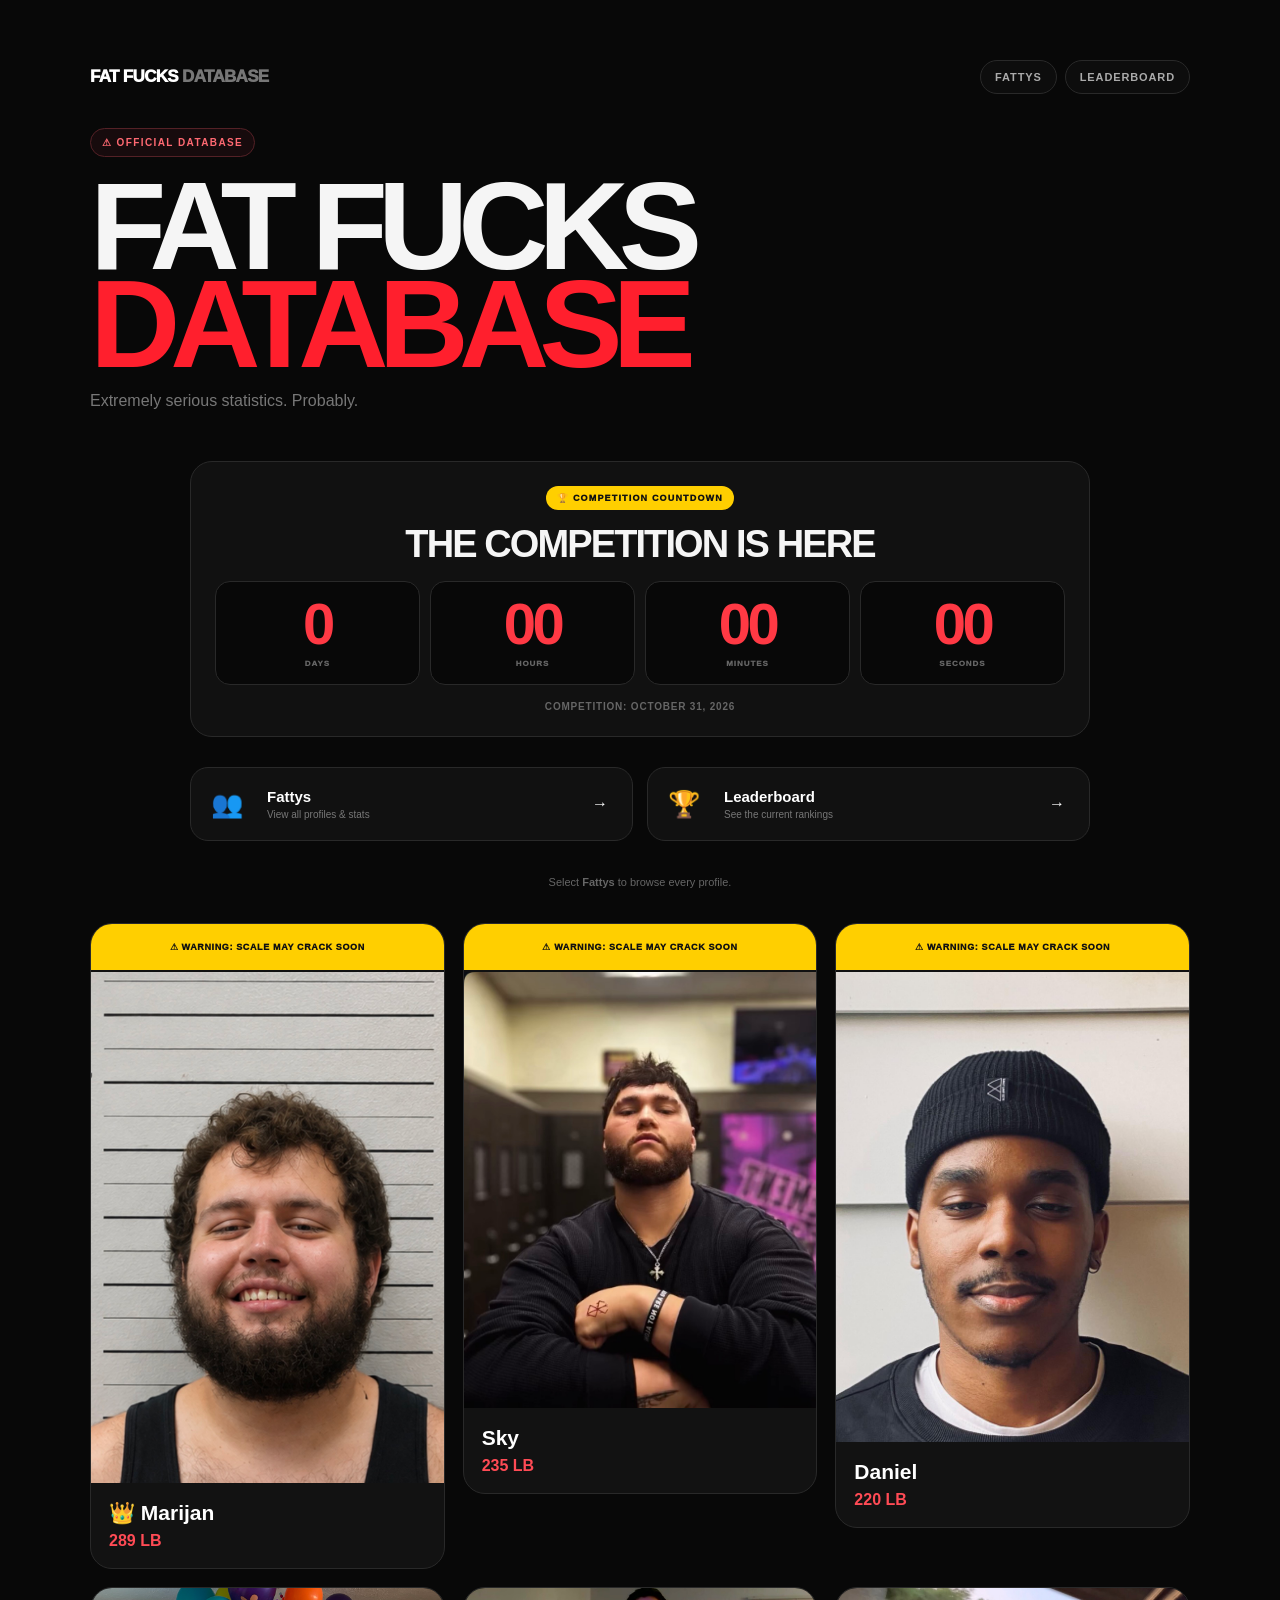
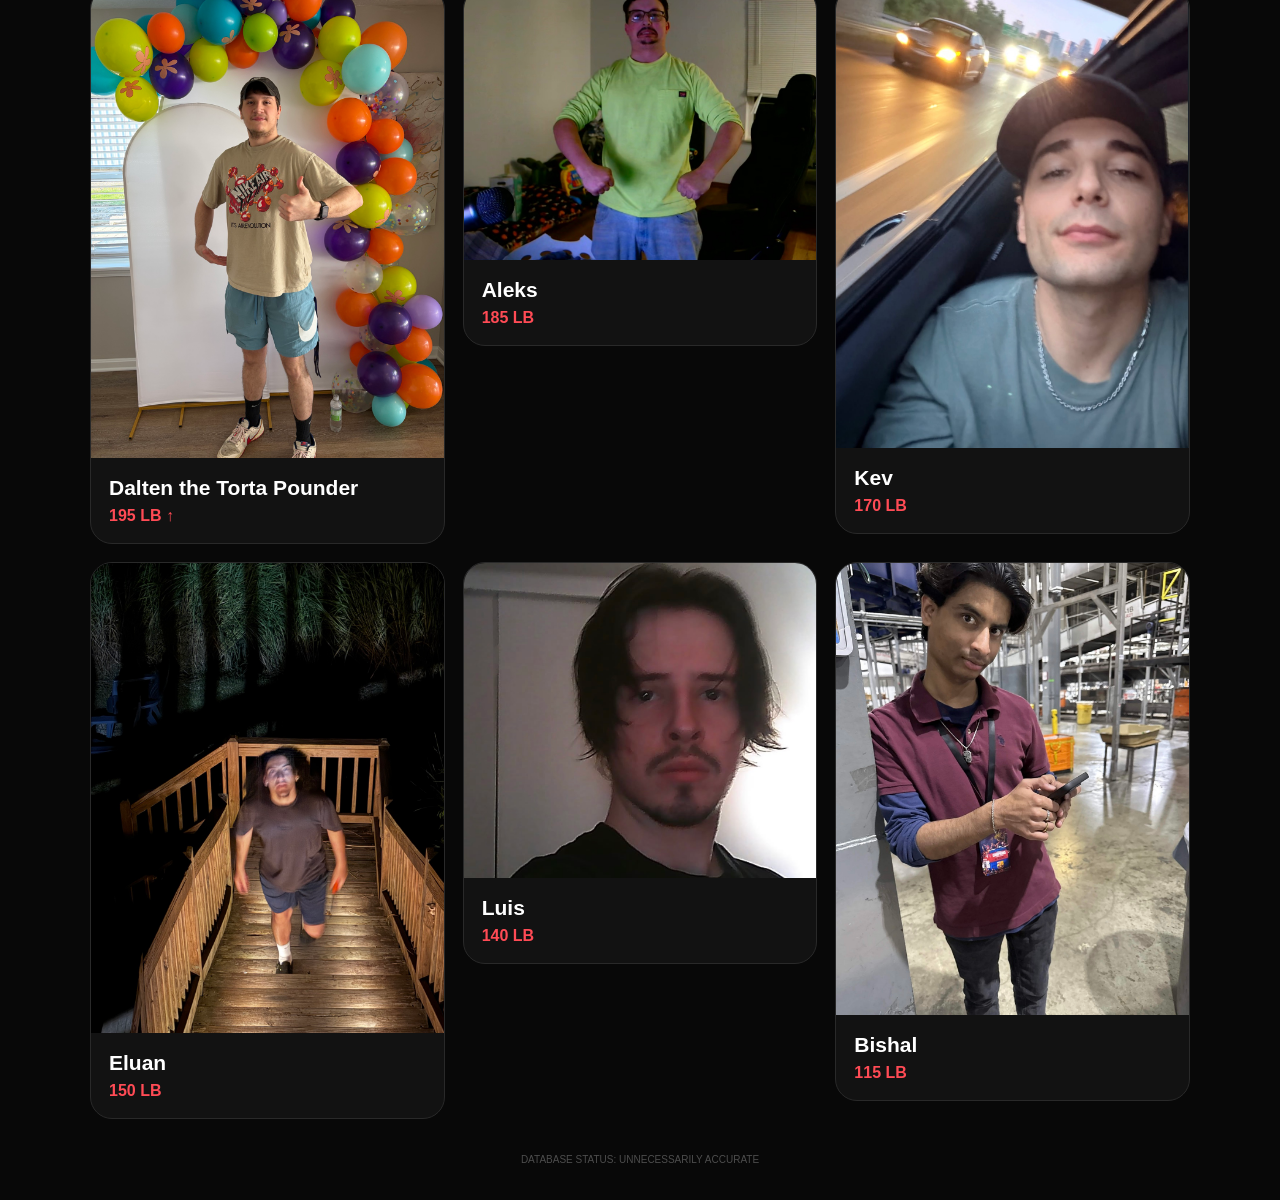
<file: index.html>
<!doctype html>
<html lang="en">
<head><meta charset="utf-8"><meta name="viewport" content="width=device-width,initial-scale=1">
<title>Fat Fucks Database</title><link rel="stylesheet" href="style.css"></head>
<body>
<header class="top">
<nav class="site-nav">
  <a class="brand" href="index.html">FAT FUCKS <span>DATABASE</span></a>
  <div class="nav-links"><a href="people.html">Fattys</a><a href="leaderboard.html">Leaderboard</a></div>
</nav>
<div class="tag">⚠ OFFICIAL DATABASE</div><h1>FAT FUCKS<br><em>DATABASE</em></h1><p>Extremely serious statistics. Probably.</p>
</header>
<main>
<section class="competition-countdown" aria-labelledby="competition-title">
  <div class="countdown-label">🏆 COMPETITION COUNTDOWN</div>
  <h2 id="competition-title">32 DAYS UNTIL THE COMPETITION</h2>
  <div class="countdown-grid" aria-live="polite">
    <div class="countdown-unit"><strong id="cd-days">32</strong><span>DAYS</span></div>
    <div class="countdown-unit"><strong id="cd-hours">00</strong><span>HOURS</span></div>
    <div class="countdown-unit"><strong id="cd-minutes">00</strong><span>MINUTES</span></div>
    <div class="countdown-unit"><strong id="cd-seconds">00</strong><span>SECONDS</span></div>
  </div>
  <p class="countdown-date">Competition: October 31, 2026</p>
</section>

<section class="home-feature">
<a href="people.html" class="feature-link"><span class="feature-icon">👥</span><span><b>Fattys</b><small>View all profiles &amp; stats</small></span><span>→</span></a>
<a href="leaderboard.html" class="feature-link"><span class="feature-icon">🏆</span><span><b>Leaderboard</b><small>See the current rankings</small></span><span>→</span></a>
</section>
<div class="home-note">Select <b>Fattys</b> to browse every profile.</div>
<section class="profiles home-profiles">
<a class="person warning-card" href="marijan.html"><div class="warning">⚠ WARNING: SCALE MAY CRACK SOON</div><img src="marijan.jpeg" alt="Marijan"><div><b>👑 Marijan</b><span>289 LB</span></div></a>
<a class="person warning-card" href="sky.html"><div class="warning">⚠ WARNING: SCALE MAY CRACK SOON</div><img src="sky.jpeg" alt="Sky"><div><b>Sky</b><span>235 LB</span></div></a>
<a class="person warning-card" href="daniel.html"><div class="warning">⚠ WARNING: SCALE MAY CRACK SOON</div><img src="daniel.jpeg" alt="Daniel"><div><b>Daniel</b><span>220 LB</span></div></a>
<a class="person" href="dalten.html"><img src="dalten.jpeg" alt="Dalten"><div><b>Dalten the Torta Pounder</b><span>195 LB ↑</span></div></a>
<a class="person" href="aleks.html"><img src="aleks.jpeg" alt="Aleks"><div><b>Aleks</b><span>185 LB</span></div></a>
<a class="person" href="kev.html"><img src="kev.jpeg" alt="Kev"><div><b>Kev</b><span>170 LB</span></div></a>
<a class="person" href="eluan.html"><img src="eluan.jpeg" alt="Eluan"><div><b>Eluan</b><span>150 LB</span></div></a>
<a class="person" href="luis.html"><img src="luis.jpeg" alt="Luis"><div><b>Luis</b><span>140 LB</span></div></a>
<a class="person" href="bishal.html"><img src="bishal.jpeg" alt="Bishal"><div><b>Bishal</b><span>115 LB</span></div></a>
</section></main><footer>Database status: unnecessarily accurate</footer>
<script>
(function(){
  const target = new Date('2026-10-31T23:59:59');
  const days = document.getElementById('cd-days');
  const hours = document.getElementById('cd-hours');
  const minutes = document.getElementById('cd-minutes');
  const seconds = document.getElementById('cd-seconds');
  const title = document.getElementById('competition-title');
  if (!days || !hours || !minutes || !seconds || !title) return;

  function update(){
    const remaining = Math.max(0, target.getTime() - Date.now());
    const totalSeconds = Math.floor(remaining / 1000);
    const d = Math.floor(totalSeconds / 86400);
    const h = Math.floor((totalSeconds % 86400) / 3600);
    const m = Math.floor((totalSeconds % 3600) / 60);
    const sec = totalSeconds % 60;
    days.textContent = String(d);
    hours.textContent = String(h).padStart(2,'0');
    minutes.textContent = String(m).padStart(2,'0');
    seconds.textContent = String(sec).padStart(2,'0');
    title.textContent = remaining > 0 ? d + (d === 1 ? ' DAY' : ' DAYS') + ' UNTIL THE COMPETITION' : 'THE COMPETITION IS HERE';
  }
  update();
  setInterval(update, 1000);
})();
</script>
</body></html>
</file>
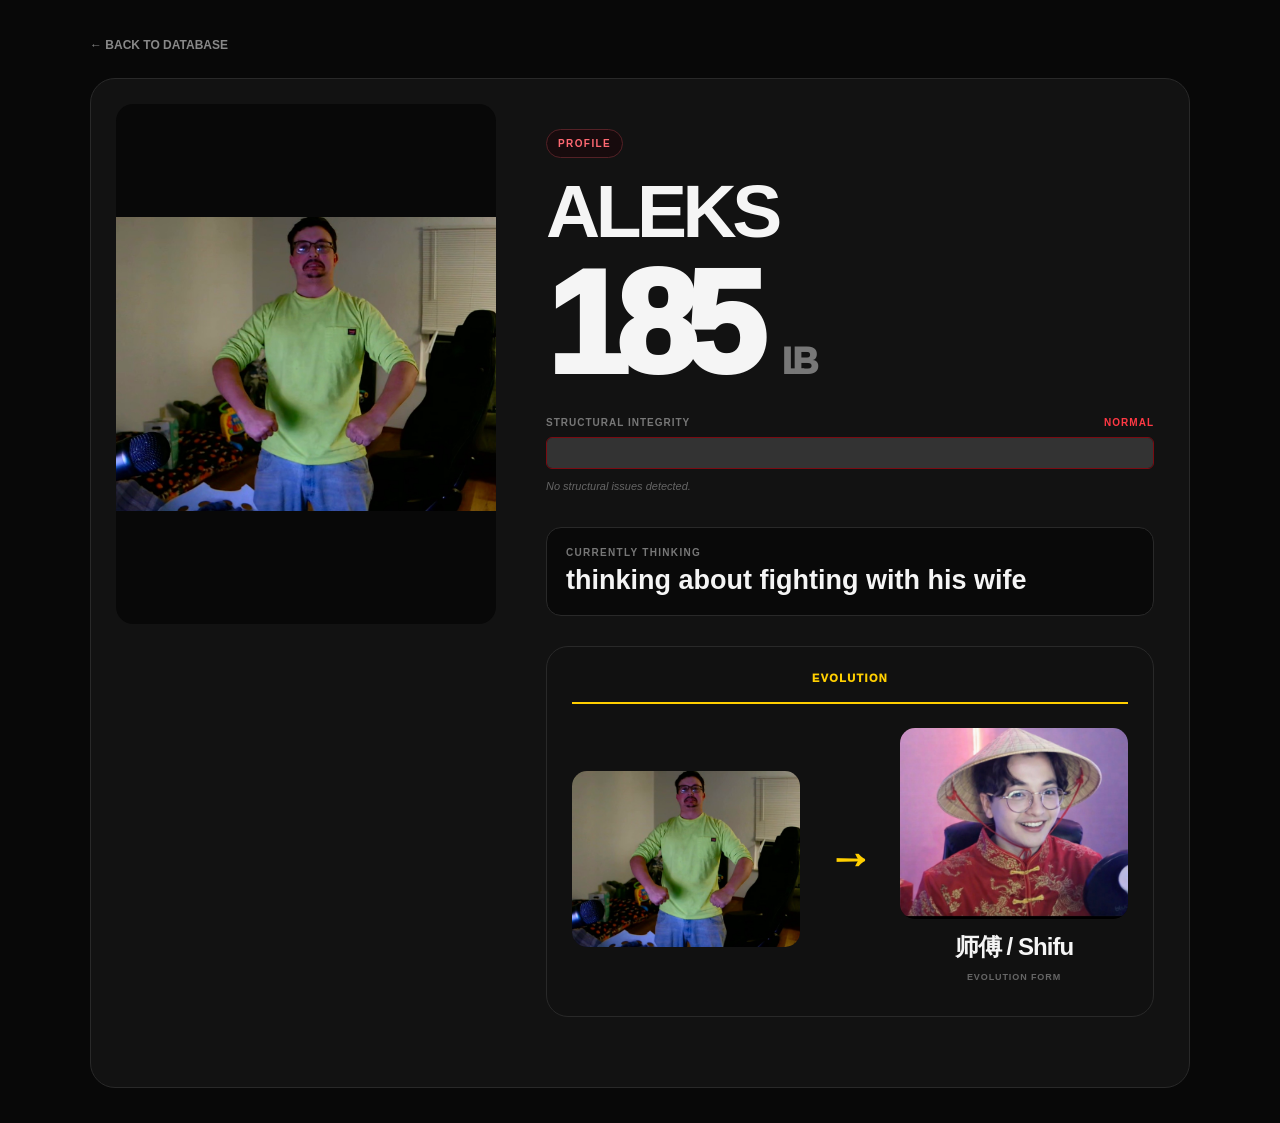
<file: aleks.html>
<!doctype html><html lang="en"><head><meta charset="utf-8"><meta name="viewport" content="width=device-width,initial-scale=1">
<title>ALEKS — Fat Fucks Database</title><link rel="stylesheet" href="style.css"></head><body>
<main class="profile-page"><a class="back" href="index.html">← BACK TO DATABASE</a>
<section class="profile-card"><img src="aleks.jpeg" alt="ALEKS"><div class="details"><div class="tag">PROFILE</div><h1>ALEKS</h1>
<div class="weight">185 <small>LB</small></div><div class="crack"><div class="crack-title"><span>STRUCTURAL INTEGRITY</span><b>NORMAL</b></div>
<div class="bar"><i class="normal"></i></div><p>No structural issues detected.</p></div>
<div class="box"><small>CURRENTLY THINKING</small><strong>thinking about fighting with his wife</strong></div>
<div class="evolution"><div class="evo-label">EVOLUTION</div><div class="evo-line"></div><div class="evo-grid"><div><img src="aleks.jpeg" alt="Aleks"></div><div class="arrow">→</div><div><img src="aleks-evolved.jpeg" alt="师傅 / Shifu"><h2>师傅 / Shifu</h2><p>EVOLUTION FORM</p></div></div></div></div></div></section></main></body></html>
</file>
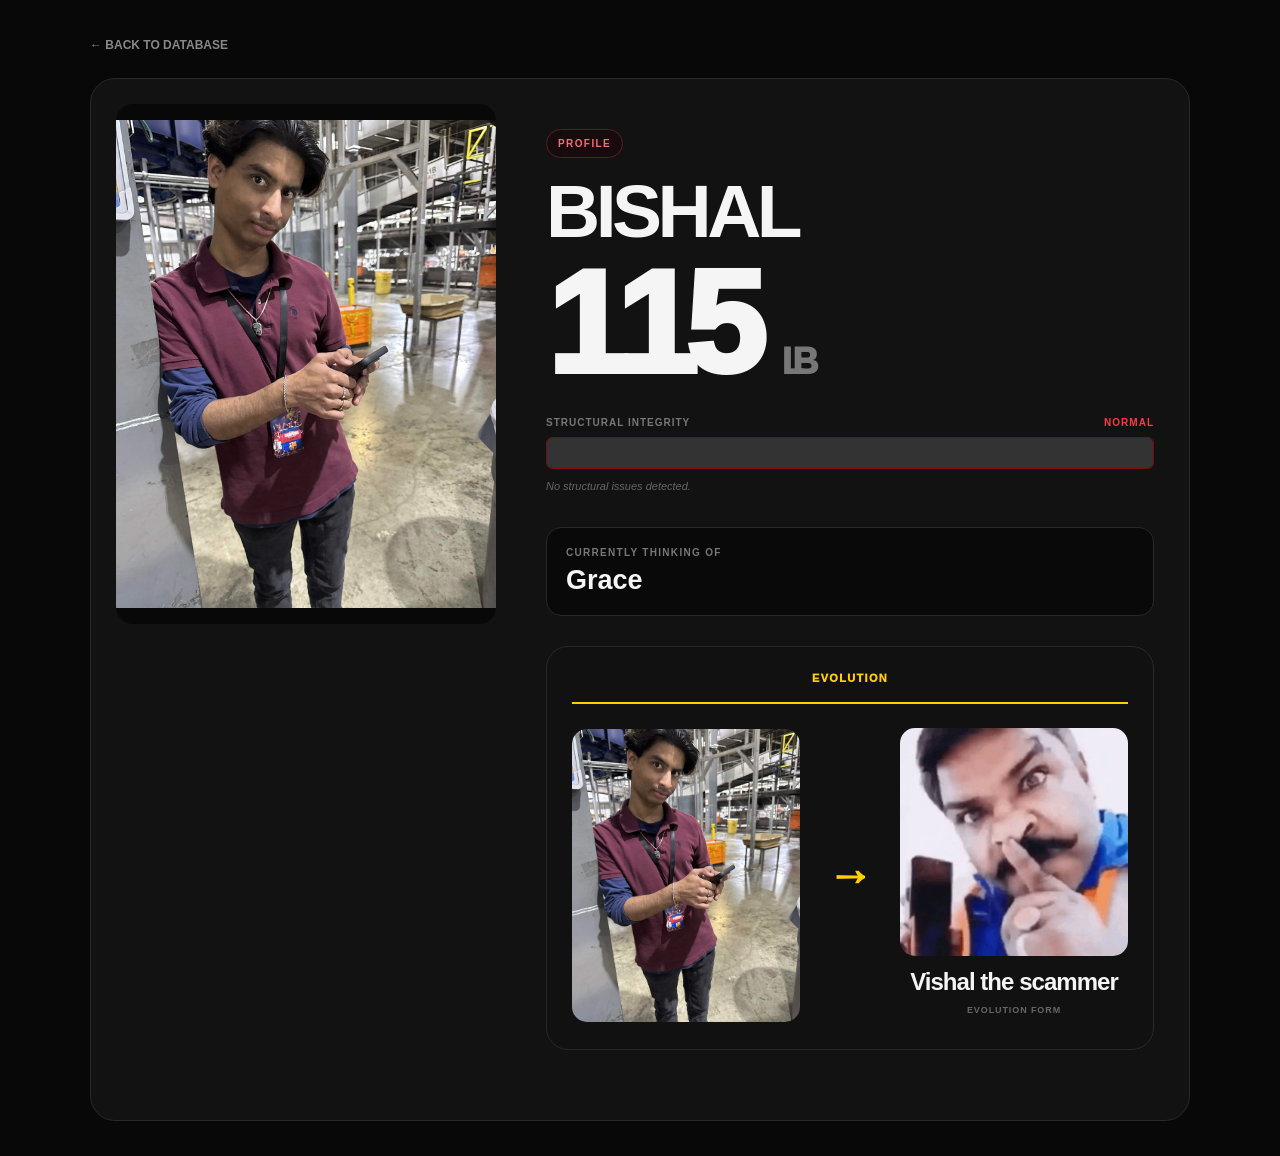
<file: bishal.html>
<!doctype html><html lang="en"><head><meta charset="utf-8"><meta name="viewport" content="width=device-width,initial-scale=1">
<title>BISHAL — Fat Fucks Database</title><link rel="stylesheet" href="style.css"></head><body>
<main class="profile-page"><a class="back" href="index.html">← BACK TO DATABASE</a>
<section class="profile-card"><img src="bishal.jpeg" alt="Bishal"><div class="details"><div class="tag">PROFILE</div><h1>BISHAL</h1>
<div class="weight">115 <small>LB</small></div><div class="crack"><div class="crack-title"><span>STRUCTURAL INTEGRITY</span><b>NORMAL</b></div>
<div class="bar"><i class="normal"></i></div><p>No structural issues detected.</p></div>
<div class="box"><small>CURRENTLY THINKING OF</small><strong>Grace</strong></div>
<div class="evolution"><div class="evo-label">EVOLUTION</div><div class="evo-line"></div><div class="evo-grid"><div><img src="bishal.jpeg" alt="Bishal"></div><div class="arrow">→</div><div><img src="bishal-evolved.png" alt="Vishal the scammer"><h2>Vishal the scammer</h2><p>EVOLUTION FORM</p></div></div></div></div></section></main></body></html>
</file>
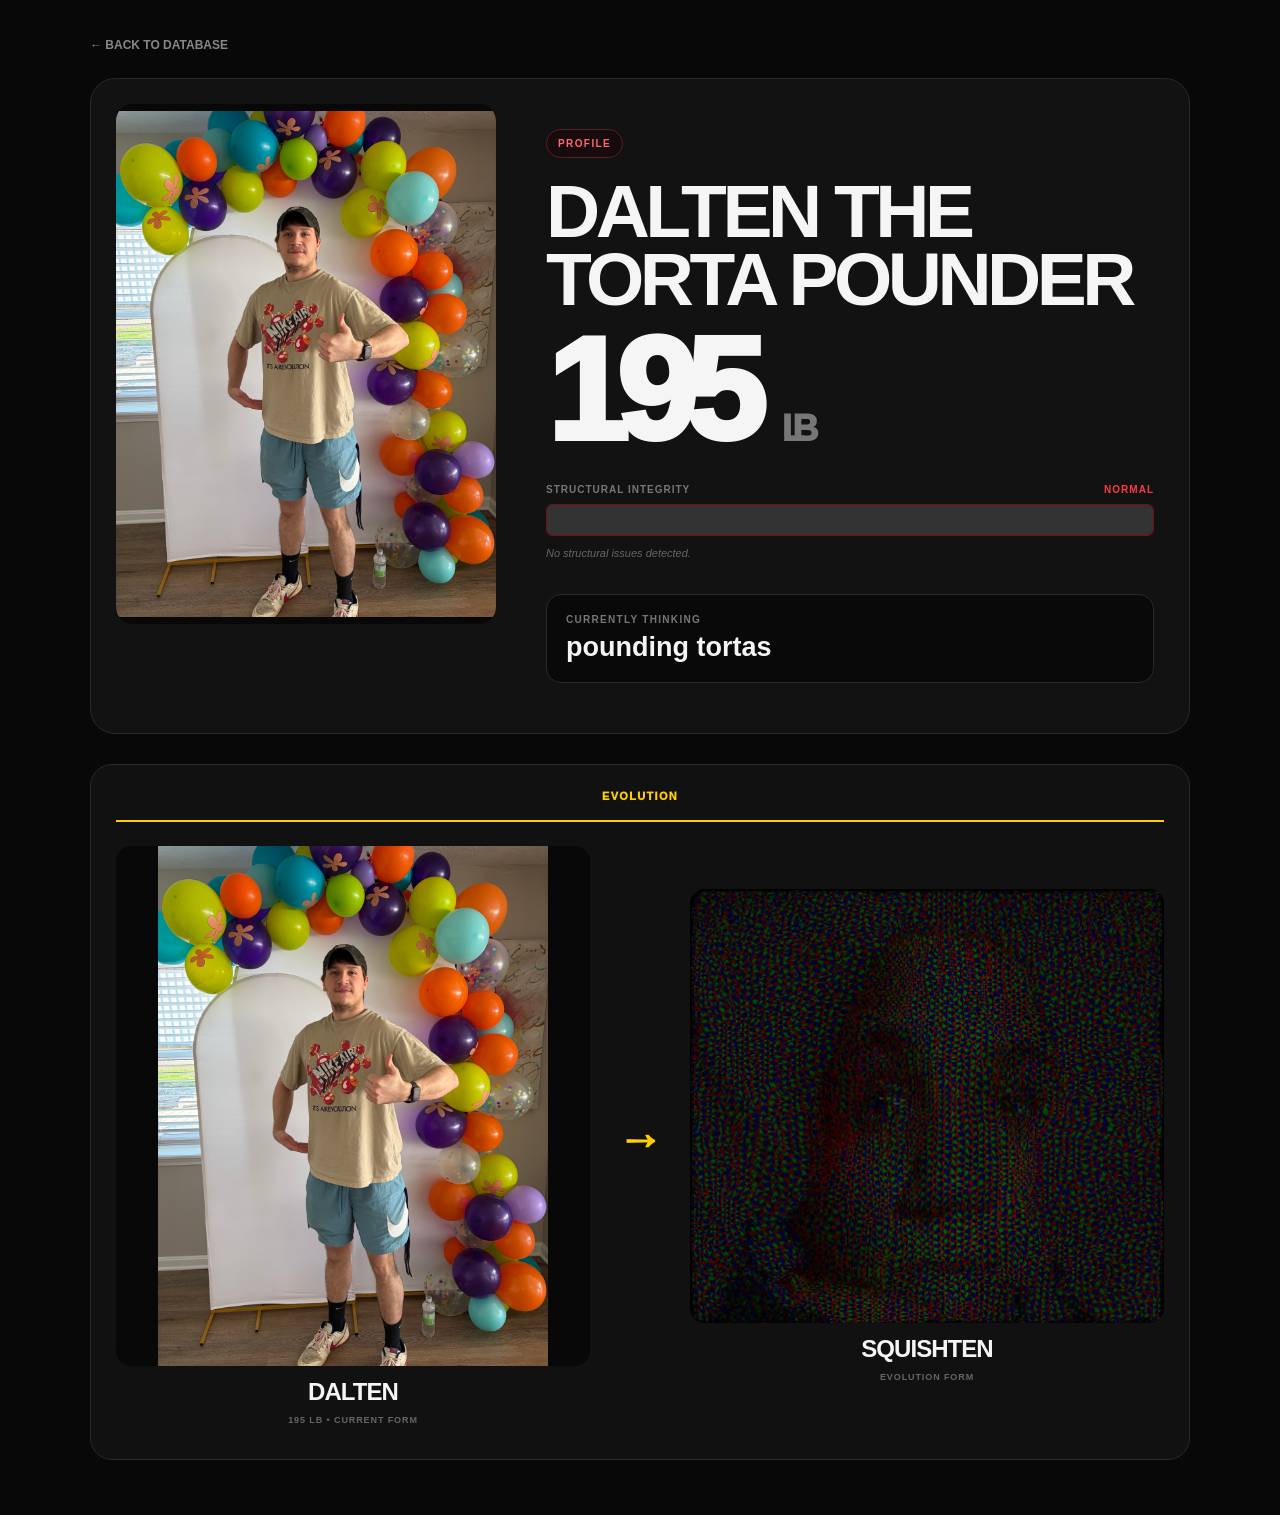
<file: dalten.html>
<!doctype html><html lang="en"><head><meta charset="utf-8"><meta name="viewport" content="width=device-width,initial-scale=1">
<title>DALTEN THE TORTA POUNDER — Fat Fucks Database</title><link rel="stylesheet" href="style.css"></head><body>
<main class="profile-page"><a class="back" href="index.html">← BACK TO DATABASE</a>
<section class="profile-card"><img src="dalten.jpeg" alt="DALTEN THE TORTA POUNDER"><div class="details"><div class="tag">PROFILE</div><h1>DALTEN THE TORTA POUNDER</h1>
<div class="weight">195 <small>LB</small></div><div class="crack"><div class="crack-title"><span>STRUCTURAL INTEGRITY</span><b>NORMAL</b></div>
<div class="bar"><i class="normal"></i></div><p>No structural issues detected.</p></div>
<div class="box"><small>CURRENTLY THINKING</small><strong>pounding tortas</strong></div></div></section>
<section class="evolution"><div class="evo-label">EVOLUTION</div><div class="evo-line"></div><div class="evo-grid">
<div><img src="dalten.jpeg" alt="Dalten"><h2>DALTEN</h2><p>195 LB • CURRENT FORM</p></div>
<div class="arrow">→</div><div><img src="dalten-evolved.jpeg" alt="Squishten evolution"><h2>SQUISHTEN</h2><p>EVOLUTION FORM</p></div>
</div></section></main></body></html>
</file>
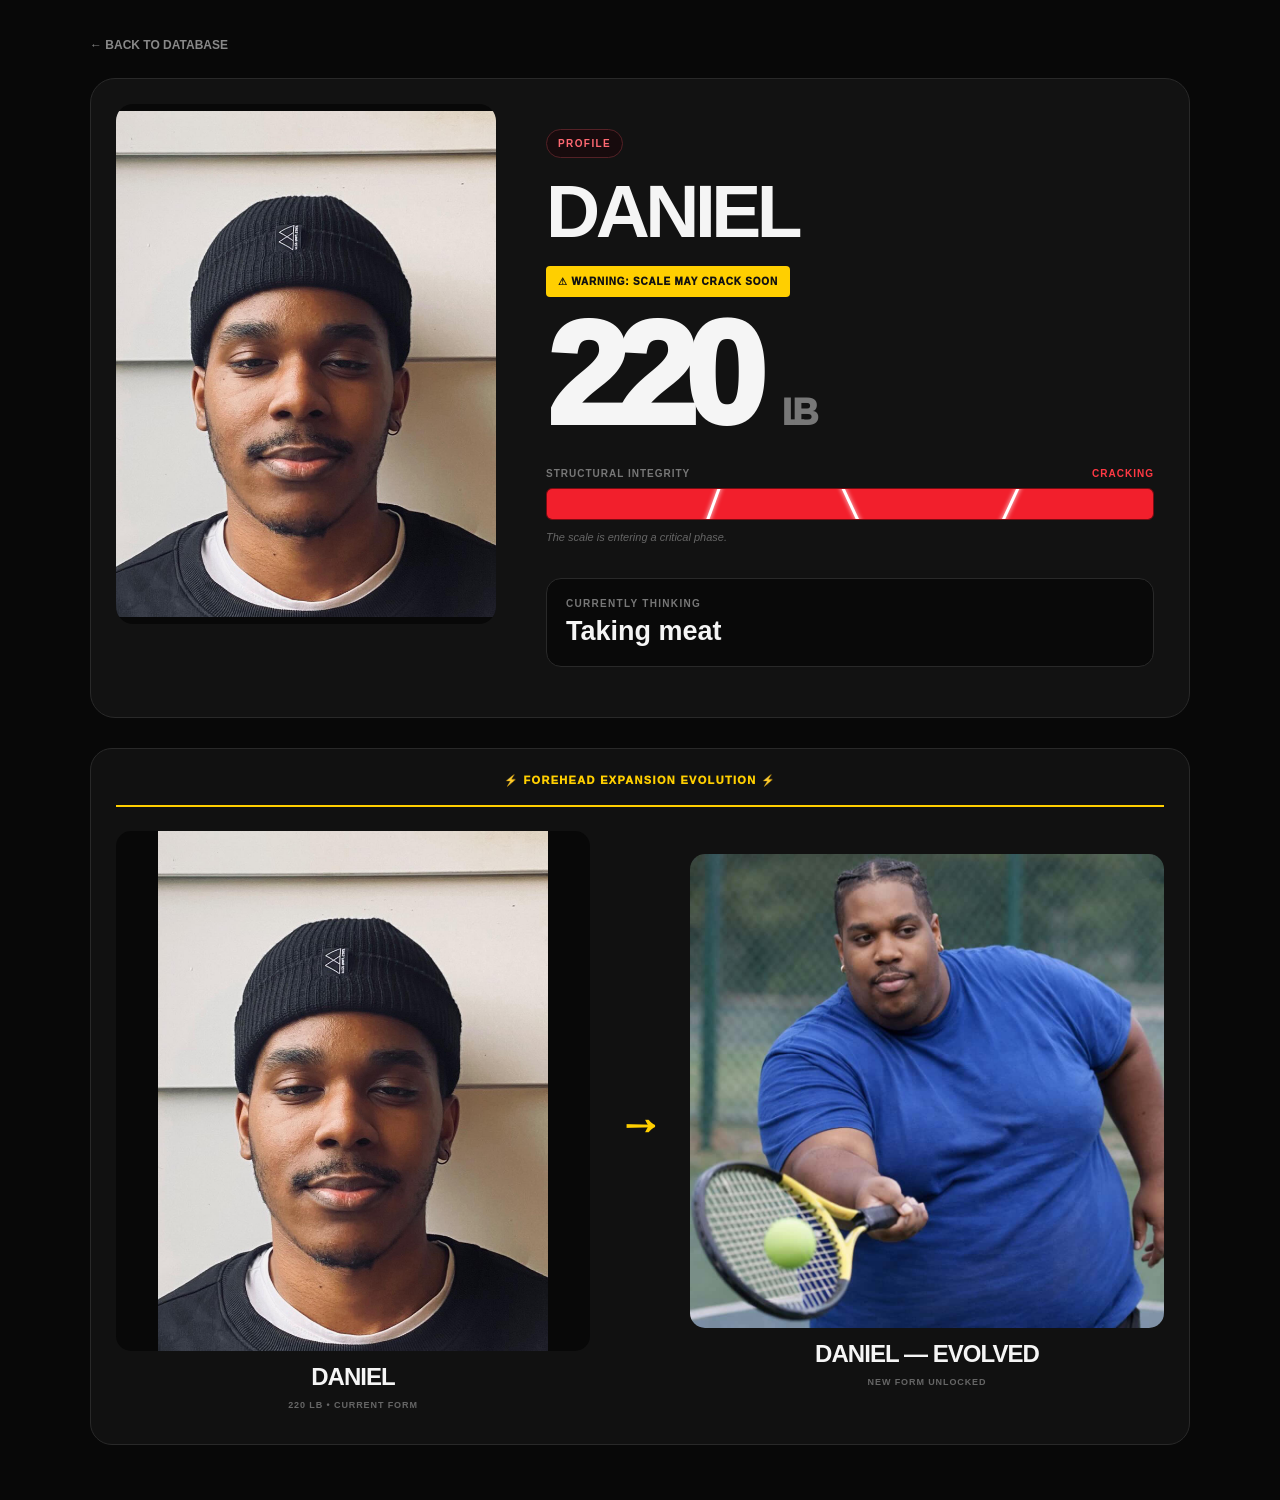
<file: daniel.html>
<!doctype html><html lang="en"><head><meta charset="utf-8"><meta name="viewport" content="width=device-width,initial-scale=1">
<title>DANIEL — Fat Fucks Database</title><link rel="stylesheet" href="style.css"></head><body>
<main class="profile-page"><a class="back" href="index.html">← BACK TO DATABASE</a>
<section class="profile-card"><img src="daniel.jpeg" alt="DANIEL"><div class="details"><div class="tag">PROFILE</div><h1>DANIEL</h1><div class="warning-large">⚠ WARNING: SCALE MAY CRACK SOON</div>
<div class="weight">220 <small>LB</small></div><div class="crack"><div class="crack-title"><span>STRUCTURAL INTEGRITY</span><b>CRACKING</b></div>
<div class="bar"><i class="cracking"></i><u></u><u></u><u></u></div><p>The scale is entering a critical phase.</p></div>
<div class="box"><small>CURRENTLY THINKING</small><strong>Taking meat</strong></div></div></section><section class="evolution"><div class="evo-label">⚡ FOREHEAD EXPANSION EVOLUTION ⚡</div>
<div class="evo-line"></div><div class="evo-grid">
<div><img src="daniel.jpeg" alt="DANIEL"><h2>DANIEL</h2><p>220 LB • CURRENT FORM</p></div>
<div class="arrow">→</div><div><img src="daniel-evolved.jpeg" alt="DANIEL evolved"><h2>DANIEL — EVOLVED</h2><p>NEW FORM UNLOCKED</p></div>
</div></section></main></body></html>
</file>
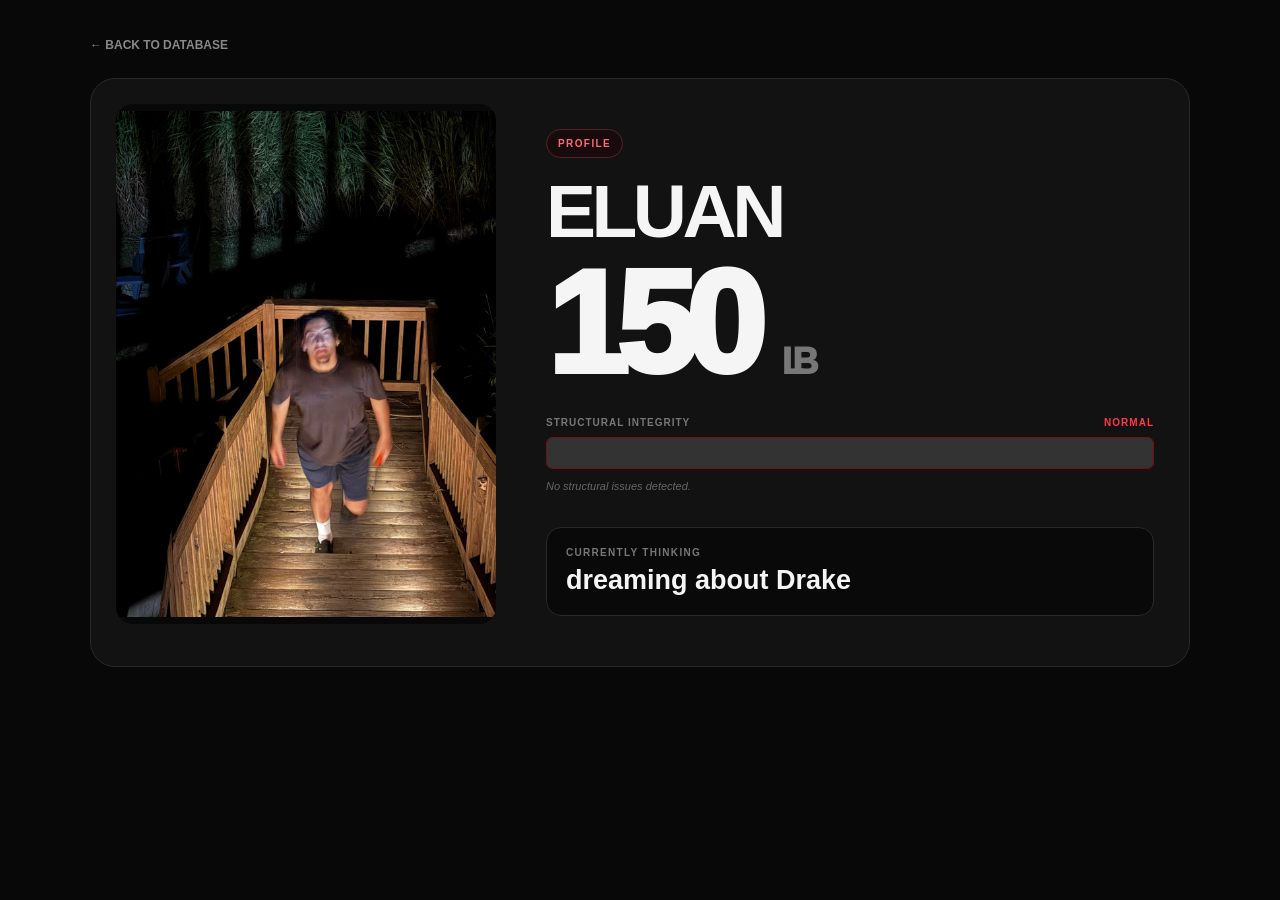
<file: eluan.html>
<!doctype html><html lang="en"><head><meta charset="utf-8"><meta name="viewport" content="width=device-width,initial-scale=1">
<title>ELUAN — Fat Fucks Database</title><link rel="stylesheet" href="style.css"></head><body>
<main class="profile-page"><a class="back" href="index.html">← BACK TO DATABASE</a>
<section class="profile-card"><img src="eluan.jpeg" alt="ELUAN"><div class="details"><div class="tag">PROFILE</div><h1>ELUAN</h1>
<div class="weight">150 <small>LB</small></div><div class="crack"><div class="crack-title"><span>STRUCTURAL INTEGRITY</span><b>NORMAL</b></div>
<div class="bar"><i class="normal"></i></div><p>No structural issues detected.</p></div>
<div class="box"><small>CURRENTLY THINKING</small><strong>dreaming about Drake</strong></div></div></section></main></body></html>
</file>
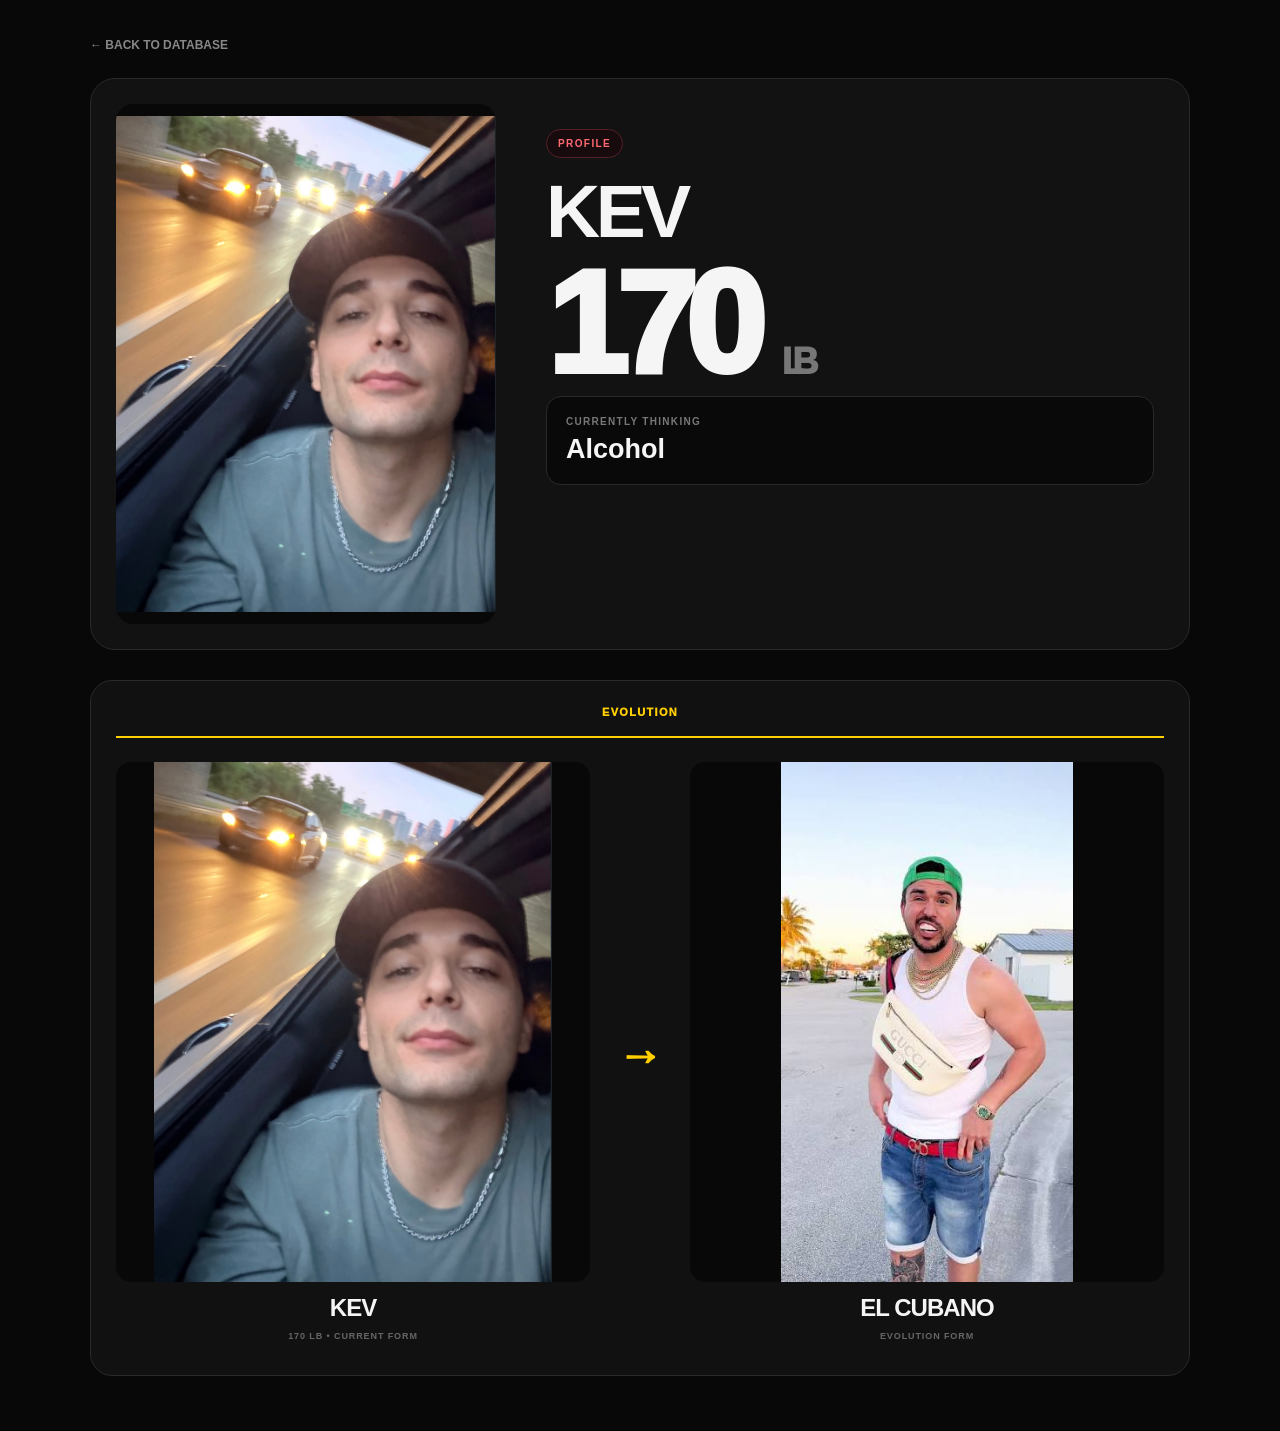
<file: kev.html>
<!doctype html><html lang="en"><head><meta charset="utf-8"><meta name="viewport" content="width=device-width,initial-scale=1">
<title>KEV — Fat Fucks Database</title><link rel="stylesheet" href="style.css"></head><body>
<main class="profile-page"><a class="back" href="index.html">← BACK TO DATABASE</a>
<section class="profile-card"><img src="kev.jpeg" alt="Kev"><div class="details"><div class="tag">PROFILE</div><h1>KEV</h1>
<div class="weight">170 <small>LB</small></div>
<div class="box"><small>CURRENTLY THINKING</small><strong>Alcohol</strong></div></div></section>
<section class="evolution"><div class="evo-label">EVOLUTION</div><div class="evo-line"></div><div class="evo-grid">
<div><img src="kev.jpeg" alt="Kev"><h2>KEV</h2><p>170 LB • CURRENT FORM</p></div>
<div class="arrow">→</div><div><img src="kev-evolved.jpeg" alt="El Cubano evolution"><h2>EL CUBANO</h2><p>EVOLUTION FORM</p></div>
</div></section></main></body></html>
</file>
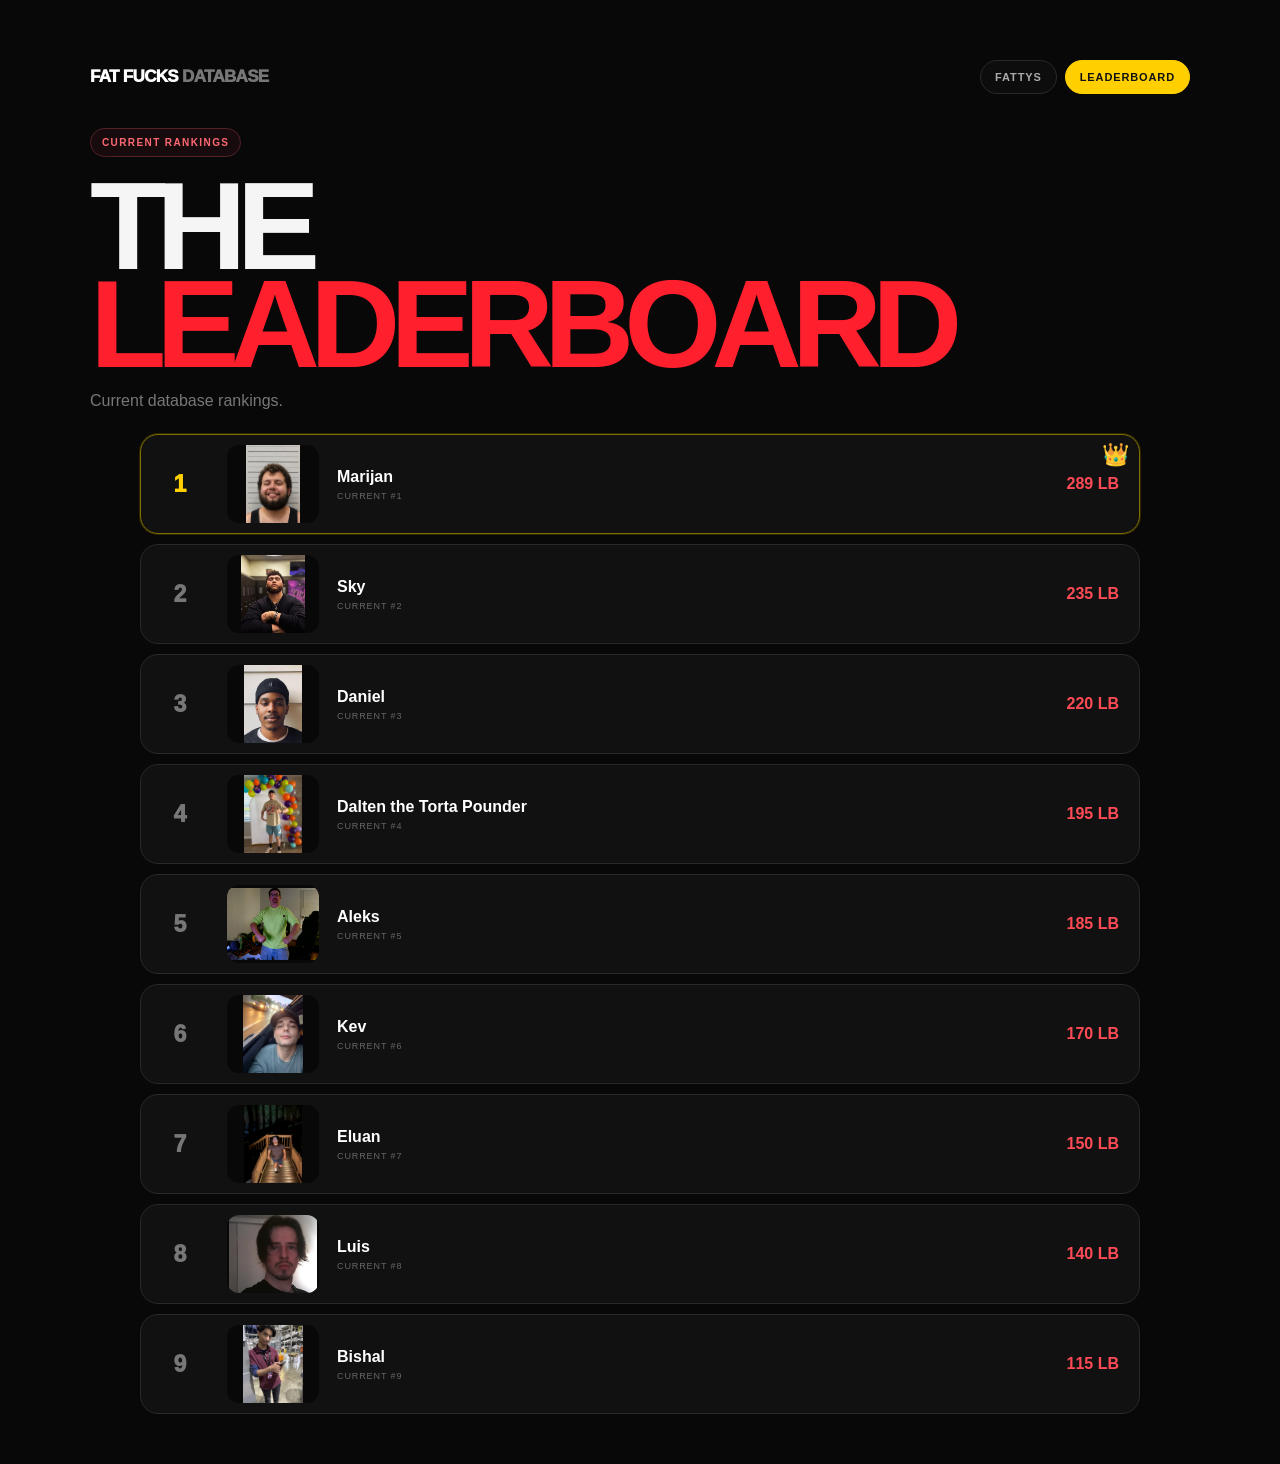
<file: leaderboard.html>
<!doctype html><html lang="en"><head>
<meta charset="utf-8"><meta name="viewport" content="width=device-width,initial-scale=1">
<title>Leaderboard — Fat Fucks Database</title><link rel="stylesheet" href="style.css"></head>
<body><header class="top compact"><nav class="site-nav"><a class="brand" href="index.html">FAT FUCKS <span>DATABASE</span></a><div class="nav-links"><a href="people.html">Fattys</a><a class="active" href="leaderboard.html">Leaderboard</a></div></nav>
<div class="tag">CURRENT RANKINGS</div><h1>THE <em>LEADERBOARD</em></h1><p>Current database rankings.</p></header>
<main><section class="leaderboard-page"><div class="leader-list">
<a class="leader-row first" href="marijan.html"><div class="place">1</div><div class="leader-photo"><img src="marijan.jpeg" alt="Marijan"></div><div class="leader-name"><b>Marijan</b><small>Current #1</small></div><strong>289 LB</strong><div class="crown">👑</div></a>
<a class="leader-row" href="sky.html"><div class="place">2</div><div class="leader-photo"><img src="sky.jpeg" alt="Sky"></div><div class="leader-name"><b>Sky</b><small>Current #2</small></div><strong>235 LB</strong></a>
<a class="leader-row" href="daniel.html"><div class="place">3</div><div class="leader-photo"><img src="daniel.jpeg" alt="Daniel"></div><div class="leader-name"><b>Daniel</b><small>Current #3</small></div><strong>220 LB</strong></a>
<a class="leader-row" href="dalten.html"><div class="place">4</div><div class="leader-photo"><img src="dalten.jpeg" alt="Dalten"></div><div class="leader-name"><b>Dalten the Torta Pounder</b><small>Current #4</small></div><strong>195 LB</strong></a>
<a class="leader-row" href="aleks.html"><div class="place">5</div><div class="leader-photo"><img src="aleks.jpeg" alt="Aleks"></div><div class="leader-name"><b>Aleks</b><small>Current #5</small></div><strong>185 LB</strong></a>
<a class="leader-row" href="kev.html"><div class="place">6</div><div class="leader-photo"><img src="kev.jpeg" alt="Kev"></div><div class="leader-name"><b>Kev</b><small>Current #6</small></div><strong>170 LB</strong></a>
<a class="leader-row" href="eluan.html"><div class="place">7</div><div class="leader-photo"><img src="eluan.jpeg" alt="Eluan"></div><div class="leader-name"><b>Eluan</b><small>Current #7</small></div><strong>150 LB</strong></a>
<a class="leader-row" href="luis.html"><div class="place">8</div><div class="leader-photo"><img src="luis.jpeg" alt="Luis"></div><div class="leader-name"><b>Luis</b><small>Current #8</small></div><strong>140 LB</strong></a>
<a class="leader-row" href="bishal.html"><div class="place">9</div><div class="leader-photo"><img src="bishal.jpeg" alt="Bishal"></div><div class="leader-name"><b>Bishal</b><small>Current #9</small></div><strong>115 LB</strong></a>
</div></section></main></body></html>
</file>
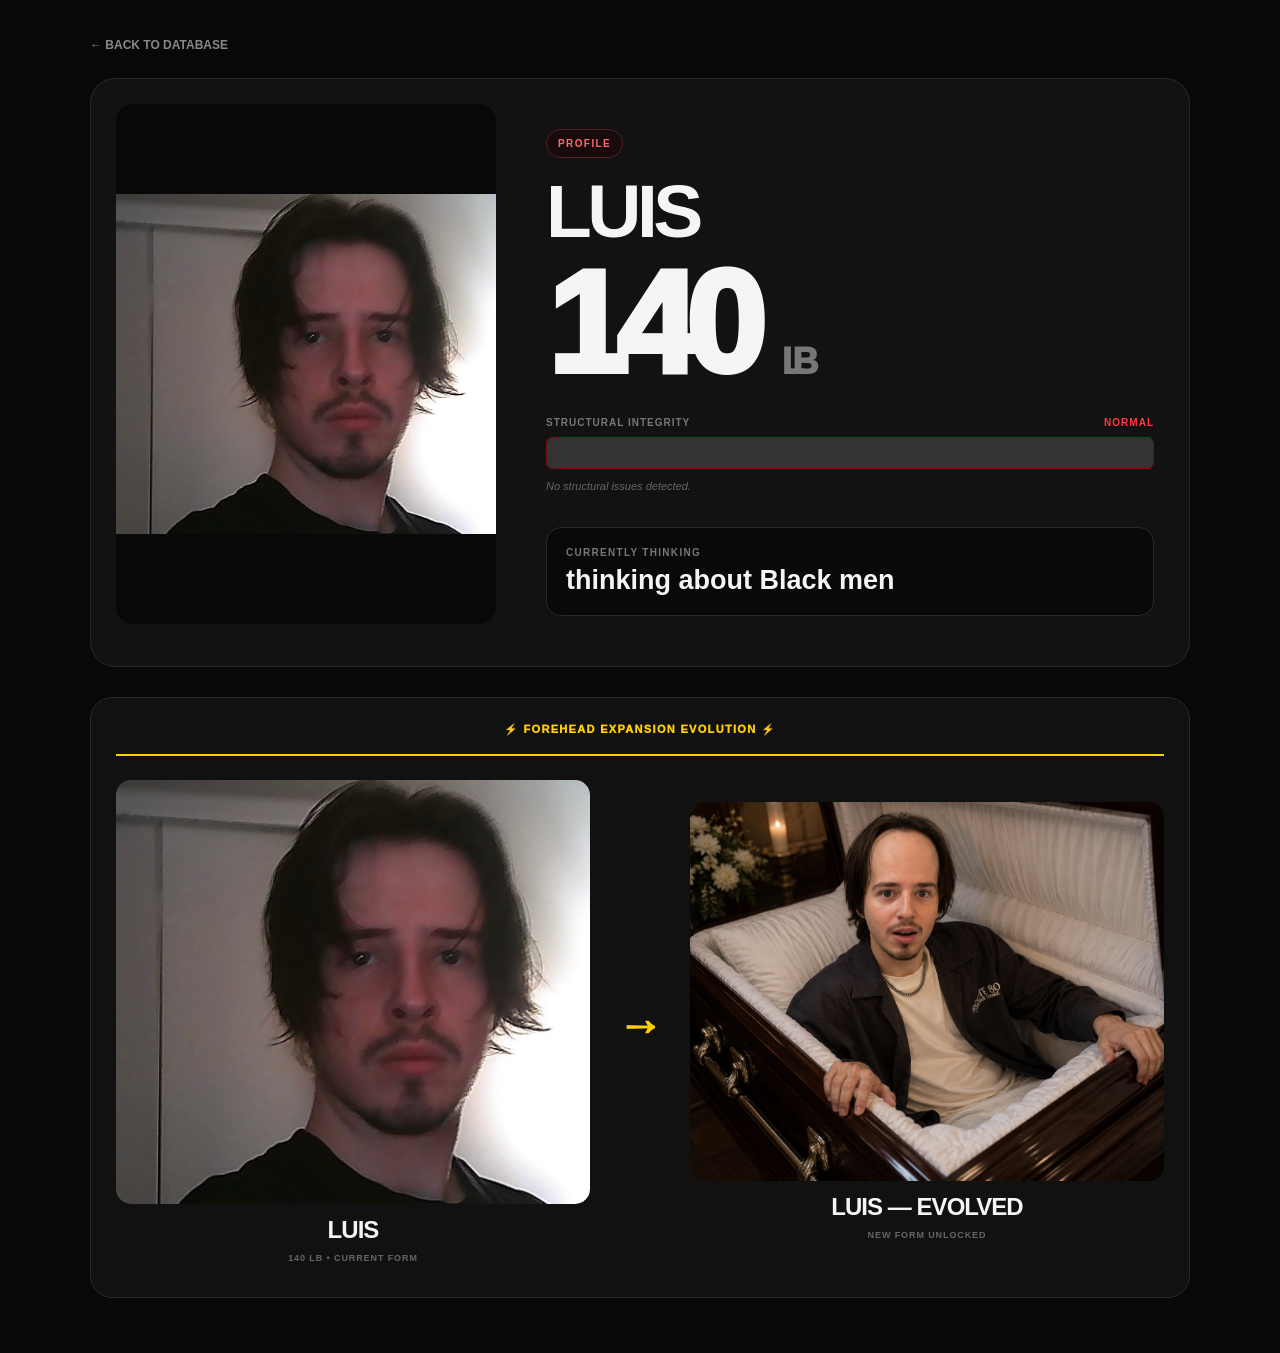
<file: luis.html>
<!doctype html><html lang="en"><head><meta charset="utf-8"><meta name="viewport" content="width=device-width,initial-scale=1">
<title>LUIS — Fat Fucks Database</title><link rel="stylesheet" href="style.css"></head><body>
<main class="profile-page"><a class="back" href="index.html">← BACK TO DATABASE</a>
<section class="profile-card"><img src="luis.jpeg" alt="LUIS"><div class="details"><div class="tag">PROFILE</div><h1>LUIS</h1>
<div class="weight">140 <small>LB</small></div><div class="crack"><div class="crack-title"><span>STRUCTURAL INTEGRITY</span><b>NORMAL</b></div>
<div class="bar"><i class="normal"></i></div><p>No structural issues detected.</p></div>
<div class="box"><small>CURRENTLY THINKING</small><strong>thinking about Black men</strong></div></div></section><section class="evolution"><div class="evo-label">⚡ FOREHEAD EXPANSION EVOLUTION ⚡</div>
<div class="evo-line"></div><div class="evo-grid">
<div><img src="luis.jpeg" alt="LUIS"><h2>LUIS</h2><p>140 LB • CURRENT FORM</p></div>
<div class="arrow">→</div><div><img src="luis-evolved.jpeg" alt="LUIS evolved"><h2>LUIS — EVOLVED</h2><p>NEW FORM UNLOCKED</p></div>
</div></section></main></body></html>
</file>
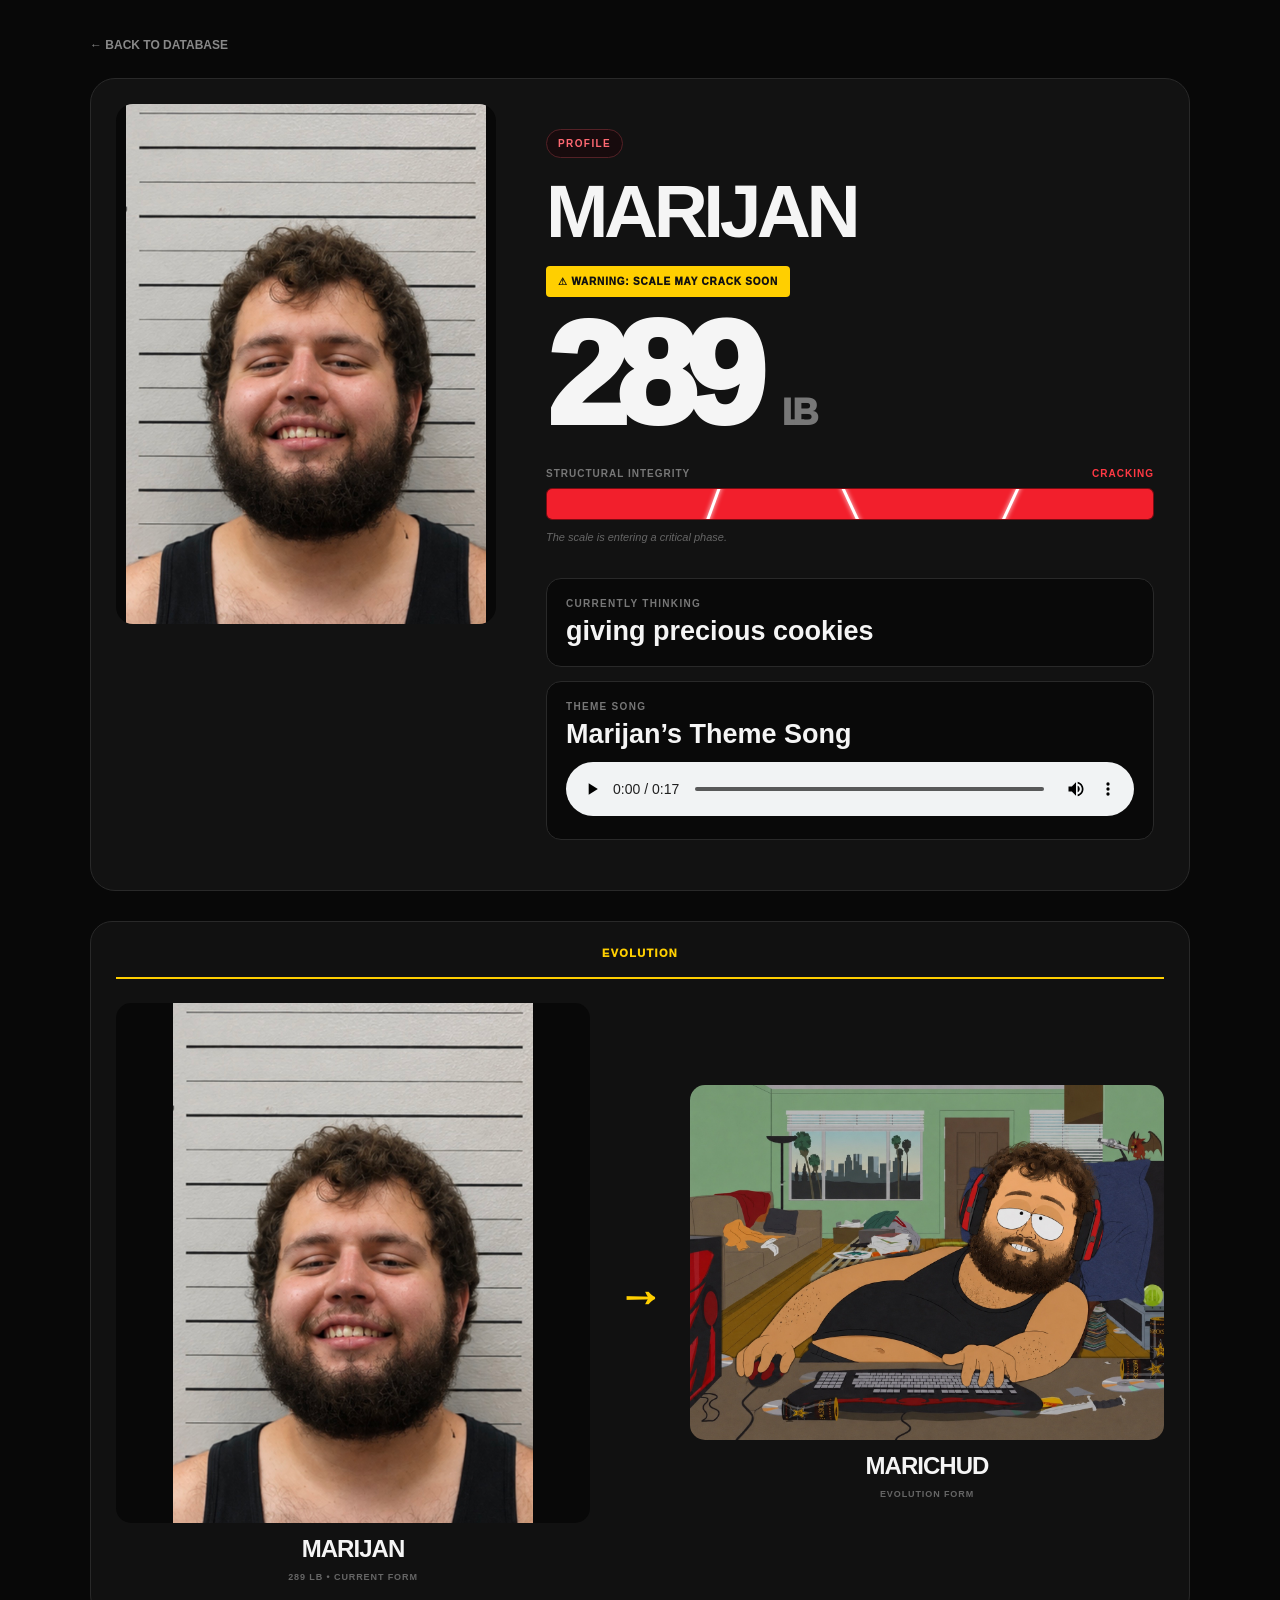
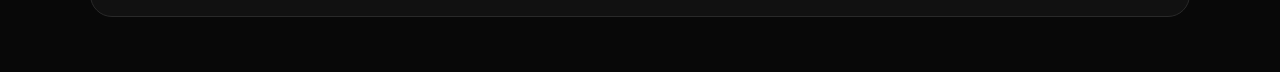
<file: marijan.html>
<!doctype html><html lang="en"><head><meta charset="utf-8"><meta name="viewport" content="width=device-width,initial-scale=1">
<title>MARIJAN — Fat Fucks Database</title><link rel="stylesheet" href="style.css"></head><body>
<main class="profile-page"><a class="back" href="index.html">← BACK TO DATABASE</a>
<section class="profile-card"><img src="marijan.jpeg" alt="MARIJAN"><div class="details"><div class="tag">PROFILE</div><h1>MARIJAN</h1><div class="warning-large">⚠ WARNING: SCALE MAY CRACK SOON</div>
<div class="weight">289 <small>LB</small></div><div class="crack"><div class="crack-title"><span>STRUCTURAL INTEGRITY</span><b>CRACKING</b></div>
<div class="bar"><i class="cracking"></i><u></u><u></u><u></u></div><p>The scale is entering a critical phase.</p></div>
<div class="box"><small>CURRENTLY THINKING</small><strong>giving precious cookies</strong></div><div class="box theme-song"><small>THEME SONG</small><strong>Marijan’s Theme Song</strong><audio controls preload="metadata"><source src="marijan-theme-song.mp3" type="audio/mpeg">Your browser does not support audio playback.</audio></div></div></section><section class="evolution"><div class="evo-label">EVOLUTION</div><div class="evo-line"></div><div class="evo-grid">
<div><img src="marijan.jpeg" alt="Marijan"><h2>MARIJAN</h2><p>289 LB • CURRENT FORM</p></div>
<div class="arrow">→</div><div><img src="marichud.jpeg" alt="Marichud"><h2>MARICHUD</h2><p>EVOLUTION FORM</p></div>
</div></section></main></body></html>
</file>
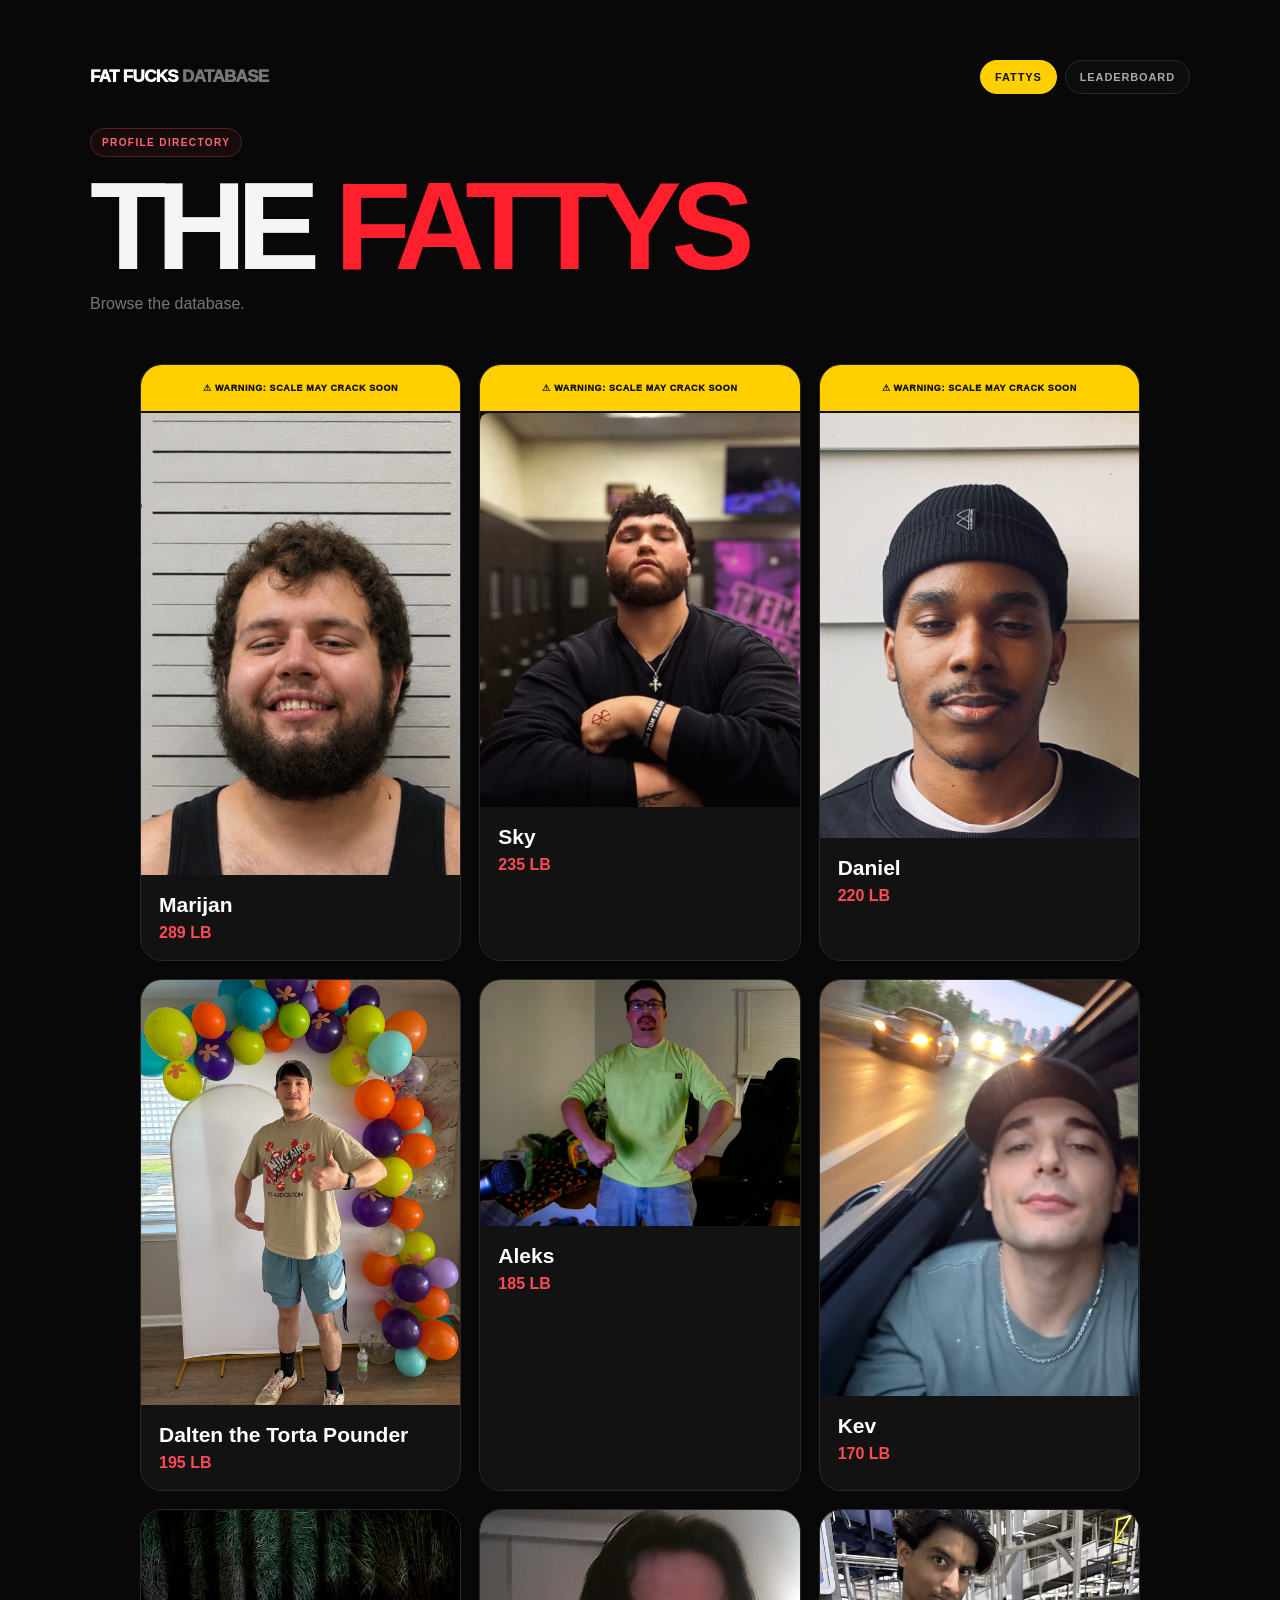
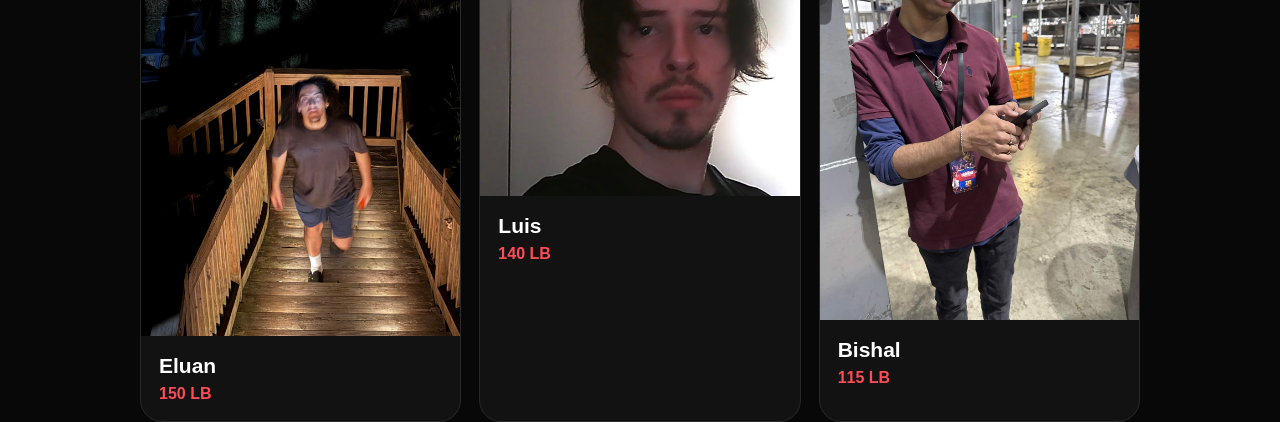
<file: people.html>
<!doctype html><html lang="en"><head><meta charset="utf-8"><meta name="viewport" content="width=device-width,initial-scale=1">
<title>Fattys — Fat Fucks Database</title><link rel="stylesheet" href="style.css"></head><body>
<header class="top"><nav class="site-nav"><a class="brand" href="index.html">FAT FUCKS <span>DATABASE</span></a><div class="nav-links"><a class="active" href="people.html">Fattys</a><a href="leaderboard.html">Leaderboard</a></div></nav>
<div class="tag">PROFILE DIRECTORY</div><h1>THE <em>FATTYS</em></h1><p>Browse the database.</p></header>
<main><div class="profiles directory">
<a class="person warning-card" href="marijan.html"><div class="warning">⚠ WARNING: SCALE MAY CRACK SOON</div><img src="marijan.jpeg" alt="Marijan"><div><b>Marijan</b><span>289 LB</span></div></a>
<a class="person warning-card" href="sky.html"><div class="warning">⚠ WARNING: SCALE MAY CRACK SOON</div><img src="sky.jpeg" alt="Sky"><div><b>Sky</b><span>235 LB</span></div></a>
<a class="person warning-card" href="daniel.html"><div class="warning">⚠ WARNING: SCALE MAY CRACK SOON</div><img src="daniel.jpeg" alt="Daniel"><div><b>Daniel</b><span>220 LB</span></div></a>
<a class="person" href="dalten.html"><img src="dalten.jpeg" alt="Dalten"><div><b>Dalten the Torta Pounder</b><span>195 LB</span></div></a>
<a class="person" href="aleks.html"><img src="aleks.jpeg" alt="Aleks"><div><b>Aleks</b><span>185 LB</span></div></a>
<a class="person" href="kev.html"><img src="kev.jpeg" alt="Kev"><div><b>Kev</b><span>170 LB</span></div></a>
<a class="person" href="eluan.html"><img src="eluan.jpeg" alt="Eluan"><div><b>Eluan</b><span>150 LB</span></div></a>
<a class="person" href="luis.html"><img src="luis.jpeg" alt="Luis"><div><b>Luis</b><span>140 LB</span></div></a>
<a class="person" href="bishal.html"><img src="bishal.jpeg" alt="Bishal"><div><b>Bishal</b><span>115 LB</span></div></a>
</div></main></body></html>
</file>
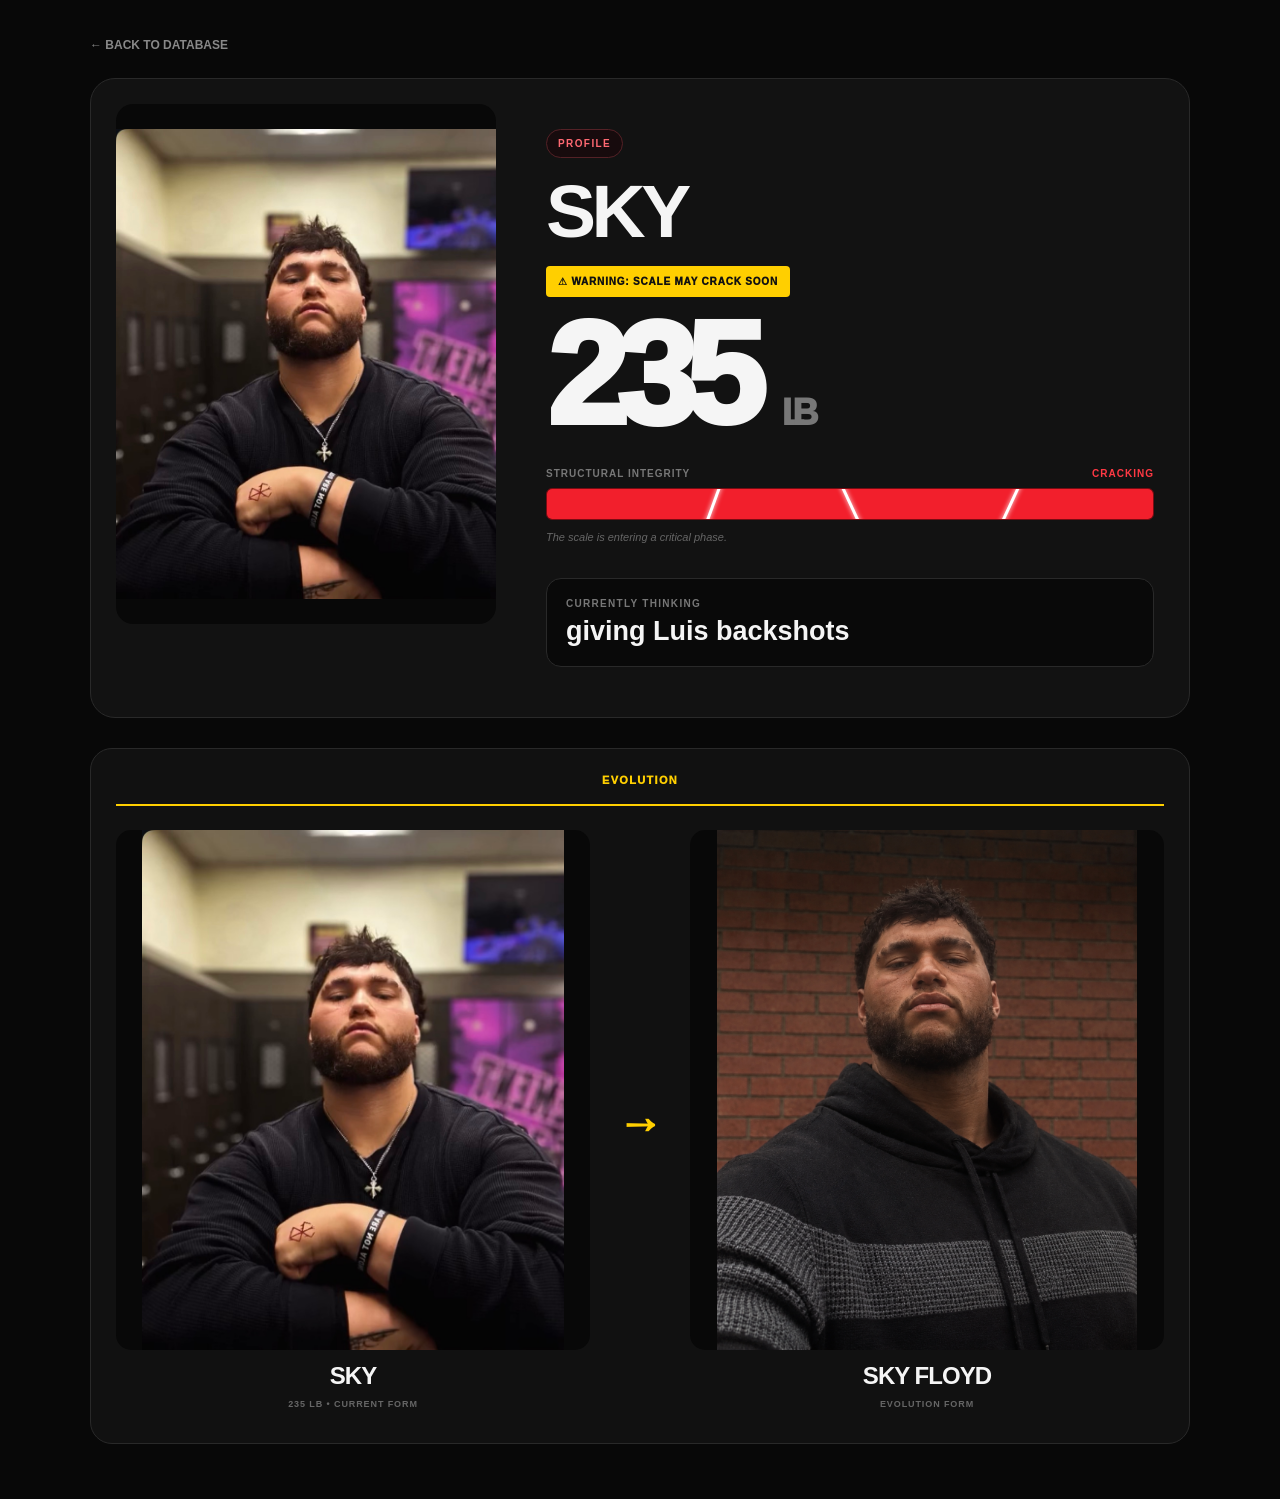
<file: sky.html>
<!doctype html><html lang="en"><head><meta charset="utf-8"><meta name="viewport" content="width=device-width,initial-scale=1">
<title>SKY — Fat Fucks Database</title><link rel="stylesheet" href="style.css"></head><body>
<main class="profile-page"><a class="back" href="index.html">← BACK TO DATABASE</a>
<section class="profile-card"><img src="sky.jpeg" alt="Sky"><div class="details"><div class="tag">PROFILE</div><h1>SKY</h1><div class="warning-large">⚠ WARNING: SCALE MAY CRACK SOON</div>
<div class="weight">235 <small>LB</small></div><div class="crack"><div class="crack-title"><span>STRUCTURAL INTEGRITY</span><b>CRACKING</b></div>
<div class="bar"><i class="cracking"></i><u></u><u></u><u></u></div><p>The scale is entering a critical phase.</p></div>
<div class="box"><small>CURRENTLY THINKING</small><strong>giving Luis backshots</strong></div></div></section>
<section class="evolution"><div class="evo-label">EVOLUTION</div><div class="evo-line"></div><div class="evo-grid">
<div><img src="sky.jpeg" alt="Sky"><h2>SKY</h2><p>235 LB • CURRENT FORM</p></div>
<div class="arrow">→</div><div><img src="sky-evolved.png" alt="Sky Floyd evolution"><h2>SKY FLOYD</h2><p>EVOLUTION FORM</p></div>
</div></section></main></body></html>
</file>
<file: style.css>
*{box-sizing:border-box}body{margin:0;background:#080808;color:#f5f5f5;font-family:Arial,Helvetica,sans-serif}.top,.profile-page,main{width:min(1100px,calc(100% - 32px));margin:auto}.top{padding:60px 0 35px}.tag{display:inline-block;border:1px solid #542126;background:#170b0d;color:#ff6972;padding:8px 11px;border-radius:99px;font-size:10px;font-weight:900;letter-spacing:.14em}.top h1{font-size:clamp(58px,11vw,125px);line-height:.78;letter-spacing:-.08em;margin:20px 0}.top h1 em{color:#ff1f2d;font-style:normal}.top p{color:#777}.profiles{display:grid;grid-template-columns:repeat(3,1fr);gap:18px}.person{color:#fff;text-decoration:none;border:1px solid #292929;border-radius:22px;overflow:hidden;background:#121212;transition:.2s}.person:hover{transform:translateY(-5px);border-color:#ff1f2d}.person img{width:100%;height:360px;object-fit:cover;object-position:center top;display:block}.person div{padding:18px}.person b{display:block;font-size:21px}.person span{display:block;color:#ff4b55;font-weight:900;margin-top:7px}footer{text-align:center;color:#4d4d4d;padding:35px;font-size:10px;text-transform:uppercase}.profile-page{padding:35px 0}.back{color:#888;text-decoration:none;font-size:12px;font-weight:800}.profile-card{margin-top:25px;display:grid;grid-template-columns:45% 1fr;gap:40px;padding:25px;background:#121212;border:1px solid #292929;border-radius:25px}.profile-card>img{width:100%;height:650px;object-fit:contain;background:#080808;object-position:center;border-radius:17px}.details{padding:25px 10px}.details h1{font-size:clamp(38px,6vw,75px);line-height:.9;letter-spacing:-.06em;margin:20px 0}.weight{font-size:clamp(80px,12vw,145px);font-weight:950;line-height:.8;letter-spacing:-.08em}.weight small{font-size:.25em;color:#777}.crack{margin:35px 0}.crack-title{display:flex;justify-content:space-between;color:#777;font-size:10px;font-weight:900;letter-spacing:.1em}.crack-title b{color:#ff3944}.bar{height:32px;background:#260608;border:1px solid #7a0b12;border-radius:6px;position:relative;overflow:hidden;margin-top:9px}.bar i{position:absolute;inset:0;background:#f21f2c}.bar u{position:absolute;top:-10px;height:55px;width:3px;background:white;transform:rotate(20deg);box-shadow:0 0 5px white}.bar u:nth-child(2){left:27%}.bar u:nth-child(3){left:50%;transform:rotate(-25deg)}.bar u:nth-child(4){left:76%;transform:rotate(25deg)}.crack p{font-size:11px;color:#666;font-style:italic}.box{border:1px solid #292929;background:#090909;border-radius:15px;padding:19px;margin-top:14px}.box small{display:block;color:#777;font-size:10px;font-weight:900;letter-spacing:.13em}.box strong{display:block;font-size:27px;margin-top:7px}@media(max-width:750px){.profiles{grid-template-columns:1fr}.person img{height:430px}.profile-card{grid-template-columns:1fr}.profile-card>img{height:auto;max-height:650px;object-fit:contain}.top{padding-top:40px}}
.warning{background:#ffcf00;color:#111;font-size:9px;font-weight:950;letter-spacing:.07em;padding:9px 10px;text-align:center;border-bottom:2px solid #111}
.warning-large{display:inline-block;background:#ffcf00;color:#111;padding:10px 12px;font-size:10px;font-weight:950;letter-spacing:.08em;margin-bottom:20px;border-radius:4px}
.evolution{margin:30px 0 20px;padding:25px;background:#111;border:1px solid #292929;border-radius:22px}
.evo-label{text-align:center;color:#ffcf00;font-weight:950;letter-spacing:.12em;font-size:11px}
.evo-line{height:2px;background:linear-gradient(90deg,transparent,#ffcf00,transparent);margin:18px 0 24px}
.evo-grid{display:grid;grid-template-columns:1fr 70px 1fr;align-items:center;gap:15px;text-align:center}
.evo-grid img{width:100%;height:auto;max-height:520px;object-fit:contain;border-radius:15px;display:block;background:#080808}
.evo-grid h2{font-size:24px;margin:12px 0 5px;letter-spacing:-.04em}
.evo-grid p{color:#666;font-size:9px;font-weight:900;letter-spacing:.1em}
.arrow{font-size:45px;color:#ffcf00;font-weight:950}
@media(max-width:750px){.evo-grid{grid-template-columns:1fr}.arrow{transform:rotate(90deg);margin:0}.evo-grid img{width:100%;height:auto;max-height:none;object-fit:contain}}

.leaderboard{background:#101010;border:1px solid #292929;border-radius:20px;padding:18px;margin:0 0 25px}
.section-title{font-size:11px;font-weight:950;letter-spacing:.14em;color:#ffcf00;margin:4px 5px 14px}
.rank{display:grid;grid-template-columns:30px 30px 1fr auto;align-items:center;gap:8px;border-top:1px solid #222;padding:13px 6px}
.rank:first-of-type{border-top:0}.rank b{color:#666}.rank a{color:#fff;text-decoration:none;font-weight:900}.rank strong{color:#ff4b55}.crown{font-size:19px}
.bar .normal{position:absolute;inset:0;background:#333}.bar .cracking{position:absolute;inset:0;background:#f21f2c}
.evolution{margin:30px 0 20px;padding:25px;background:#111;border:1px solid #292929;border-radius:22px}
.evo-label{text-align:center;color:#ffcf00;font-weight:950;letter-spacing:.12em;font-size:11px}.evo-line{height:2px;background:#ffcf00;margin:18px 0 24px}
.evo-grid{display:grid;grid-template-columns:1fr 70px 1fr;align-items:center;gap:15px;text-align:center}
.evo-grid img{width:100%;height:auto;max-height:520px;object-fit:contain;border-radius:15px;display:block;background:#080808}
.evo-grid h2{font-size:24px;margin:12px 0 5px}.evo-grid p{color:#666;font-size:9px;font-weight:900;letter-spacing:.1em}.arrow{font-size:45px;color:#ffcf00;font-weight:950}
.warning{background:#ffcf00;color:#111;font-size:9px;font-weight:950;letter-spacing:.07em;padding:9px 10px;text-align:center;border-bottom:2px solid #111}
.warning-large{display:inline-block;background:#ffcf00;color:#111;padding:10px 12px;font-size:10px;font-weight:950;letter-spacing:.08em;margin-bottom:20px;border-radius:4px}
@media(max-width:750px){.rank{grid-template-columns:25px 25px 1fr auto}.rank a{font-size:13px}.evo-grid{grid-template-columns:1fr}.arrow{transform:rotate(90deg);margin:0}.evo-grid img{width:100%;height:auto;max-height:none;object-fit:contain}}

.leader-grid{display:grid;grid-template-columns:repeat(5,1fr);gap:12px}
.leader-card{position:relative;display:block;overflow:hidden;background:#0b0b0b;border:1px solid #292929;border-radius:17px;color:#fff;text-decoration:none;transition:transform .18s,border-color .18s}
.leader-card:hover{transform:translateY(-5px);border-color:#ffcf00}
.leader-card img{width:100%;height:190px;display:block;object-fit:cover;object-position:center top}
.leader-info{padding:12px 11px 14px}
.leader-info b{display:block;font-size:14px;line-height:1.1}
.leader-info strong{display:block;color:#ff4b55;font-size:13px;margin-top:5px}
.rank-badge{position:absolute;top:9px;left:9px;z-index:2;min-width:31px;height:31px;padding:0 8px;display:flex;align-items:center;justify-content:center;border-radius:50%;background:#080808;border:2px solid #555;font-size:12px;font-weight:950;box-shadow:0 3px 10px #000}
.first{border-color:#a88700;box-shadow:0 0 0 1px #4e4100}
.first .rank-badge{background:#ffcf00;color:#111;border-color:#fff}
.crown-corner{position:absolute;top:7px;right:7px;z-index:3;font-size:30px;line-height:1;filter:drop-shadow(0 3px 4px #000)}
@media(max-width:850px){.leader-grid{grid-template-columns:repeat(2,1fr)}.leader-card img{height:230px}}
@media(max-width:480px){.leader-grid{grid-template-columns:1fr 1fr;gap:9px}.leader-card img{height:180px}.leader-info b{font-size:12px}.leader-info strong{font-size:11px}}

/* Professional navigation + responsive layout */
.site-nav{max-width:1100px;margin:0 auto 34px;display:flex;align-items:center;justify-content:space-between;gap:20px}
.brand{color:#fff;text-decoration:none;font-weight:1000;letter-spacing:-.04em;font-size:17px}.brand span{color:#777}
.nav-links{display:flex;gap:8px}.nav-links a{color:#aaa;text-decoration:none;font-size:11px;font-weight:900;letter-spacing:.08em;text-transform:uppercase;padding:10px 14px;border:1px solid #292929;border-radius:999px;background:#0d0d0d}.nav-links a:hover,.nav-links a.active{color:#111;background:#ffcf00;border-color:#ffcf00}
.compact{padding-bottom:8px}
.home-feature{max-width:900px;margin:10px auto 35px;display:grid;grid-template-columns:1fr 1fr;gap:14px}
.feature-link{display:grid;grid-template-columns:44px 1fr 20px;align-items:center;gap:12px;padding:20px;background:#111;border:1px solid #292929;border-radius:18px;color:#fff;text-decoration:none}
.feature-link:hover{border-color:#ffcf00;transform:translateY(-2px)}.feature-icon{font-size:26px}.feature-link b{display:block;font-size:15px}.feature-link small{display:block;color:#777;margin-top:4px;font-size:10px}.home-note{text-align:center;color:#666;font-size:11px;margin:35px 0}
.directory{max-width:1000px;margin:auto}.leaderboard-page{max-width:1000px;margin:0 auto 50px}
.leader-list{display:flex;flex-direction:column;gap:10px}
.leader-row{position:relative;display:grid;grid-template-columns:58px 92px 1fr auto;align-items:center;gap:18px;padding:10px 20px 10px 10px;min-height:98px;background:#111;border:1px solid #292929;border-radius:18px;color:#fff;text-decoration:none;overflow:hidden}
.leader-row:hover{border-color:#666;transform:translateX(2px)}.leader-row.first{border-color:#806d00;box-shadow:0 0 0 1px #2d2700}
.place{font-size:23px;font-weight:1000;text-align:center;color:#777}.first .place{color:#ffcf00}
.leader-photo{width:92px;height:78px;border-radius:12px;overflow:hidden;background:#080808}.leader-photo img{width:100%;height:100%;object-fit:cover;object-position:center 25%;display:block}
.leader-name b{font-size:16px;display:block}.leader-name small{display:block;color:#666;font-size:9px;text-transform:uppercase;letter-spacing:.1em;margin-top:5px}
.leader-row>strong{font-size:16px;color:#ff4b55;white-space:nowrap}.crown{position:absolute;right:10px;top:7px;font-size:22px}
@media(max-width:650px){
 .top{padding-left:16px;padding-right:16px}.site-nav{margin-bottom:25px;align-items:center}.brand{font-size:13px}.nav-links{gap:5px}.nav-links a{font-size:9px;padding:8px 10px}
 .home-feature{grid-template-columns:1fr;margin:10px 0 28px}.feature-link{padding:17px}
 .leaderboard-page{margin:0 0 30px}.leader-row{grid-template-columns:34px 82px minmax(0,1fr) auto;gap:10px;padding:8px 10px 8px 6px;min-height:88px;border-radius:14px}
 .leader-photo{width:82px;height:72px}.leader-name b{font-size:13px;line-height:1.15}.leader-name small{font-size:8px}.leader-row>strong{font-size:12px}.place{font-size:18px}.crown{font-size:19px;right:6px}
 .profiles{grid-template-columns:1fr 1fr!important;gap:10px!important}.person img{height:auto!important;object-fit:contain!important}.person div{padding:10px!important}.person b{font-size:12px!important}.person span{font-size:10px!important}
}
@media(max-width:390px){
 .leader-row{grid-template-columns:27px 68px minmax(0,1fr) auto;gap:7px}.leader-photo{width:68px;height:65px}.leader-name b{font-size:11px}.leader-row>strong{font-size:10px}.place{font-size:15px}
 .brand{font-size:11px}.nav-links a{font-size:8px;padding:7px 8px}
}

/* IMAGE FIX: never crop the profile photos */
.profiles .person{
  overflow:hidden;
}
.profiles .person img{
  width:100% !important;
  height:auto !important;
  aspect-ratio:auto !important;
  object-fit:contain !important;
  object-position:center !important;
  display:block;
  background:#080808;
}

/* Keep the directory visually consistent without cutting off heads/bodies. */
.directory .person img{
  max-height:520px;
}

/* Leaderboard thumbnails can stay compact, but use contain so nobody is cropped. */
.leader-photo{
  display:flex !important;
  align-items:center !important;
  justify-content:center !important;
  background:#080808 !important;
}
.leader-photo img{
  width:100% !important;
  height:100% !important;
  object-fit:contain !important;
  object-position:center !important;
}

/* Mobile: show the entire photo; no forced zoom/crop. */
@media(max-width:650px){
  .profiles .person img{
    height:auto !important;
    max-height:none !important;
    object-fit:contain !important;
  }
}

/* FINAL PROFILE PHOTO FIX */
.profile-card{
  grid-template-columns:minmax(280px,380px) minmax(0,1fr) !important;
  align-items:start !important;
}
.profile-card>img{
  width:100% !important;
  max-width:380px !important;
  height:520px !important;
  max-height:520px !important;
  min-height:0 !important;
  object-fit:contain !important;
  object-position:center !important;
  display:block !important;
  background:#080808 !important;
  border-radius:17px !important;
}
.profile-card .details{
  min-width:0 !important;
}
@media(max-width:750px){
  .profile-card{
    display:block !important;
    padding:14px !important;
  }
  .profile-card>img{
    width:100% !important;
    max-width:100% !important;
    height:auto !important;
    max-height:520px !important;
    object-fit:contain !important;
    object-position:center !important;
    margin:0 auto !important;
  }
  .profile-card .details{
    padding:20px 5px 5px !important;
  }
}
@media(max-width:430px){
  .profile-card>img{
    max-height:430px !important;
  }
  .profile-page{
    width:calc(100% - 20px) !important;
  }
}

/* PEOPLE DIRECTORY PHOTO FIX */
.directory .person{
  display:block;
}
.directory .person img{
  width:100% !important;
  height:auto !important;
  max-height:none !important;
  aspect-ratio:auto !important;
  object-fit:contain !important;
  object-position:center !important;
}

/* FINAL MAIN DIRECTORY LAYOUT: natural photo proportions, never crop */
.home-profiles{grid-template-columns:repeat(3,minmax(0,1fr));align-items:start}
.home-profiles .person img,.directory .person img{width:100%!important;height:auto!important;max-height:none!important;aspect-ratio:auto!important;object-fit:contain!important;object-position:center!important;background:#080808!important;display:block!important}
.home-profiles .person,.directory .person{height:auto!important;display:block!important}
@media(max-width:750px){.home-profiles,.directory{grid-template-columns:repeat(2,minmax(0,1fr))!important;gap:10px!important}.home-profiles .person img,.directory .person img{height:auto!important;max-height:none!important;object-fit:contain!important}.home-profiles .person div,.directory .person div{padding:10px!important}.home-profiles .person b,.directory .person b{font-size:12px!important}.home-profiles .person span,.directory .person span{font-size:10px!important}}
@media(max-width:430px){.home-profiles,.directory{grid-template-columns:1fr 1fr!important}}

.theme-song audio{width:100%;margin-top:12px;}
.theme-song strong{display:block;}


/* Competition countdown */
.competition-countdown{max-width:900px;margin:0 auto 30px;padding:24px;background:#111;border:1px solid #292929;border-radius:22px;text-align:center}
.countdown-label{display:inline-block;color:#111;background:#ffcf00;padding:7px 11px;border-radius:999px;font-size:9px;font-weight:950;letter-spacing:.13em}
.competition-countdown h2{margin:15px 0 18px;font-size:clamp(22px,4vw,38px);letter-spacing:-.05em;line-height:1}
.countdown-grid{display:grid;grid-template-columns:repeat(4,1fr);gap:10px}
.countdown-unit{background:#080808;border:1px solid #292929;border-radius:15px;padding:16px 8px}
.countdown-unit strong{display:block;color:#ff3944;font-size:clamp(30px,6vw,58px);line-height:.9;letter-spacing:-.06em;font-variant-numeric:tabular-nums}
.countdown-unit span{display:block;color:#666;font-size:8px;font-weight:950;letter-spacing:.12em;margin-top:9px}
.countdown-date{margin:16px 0 0;color:#666;font-size:10px;font-weight:800;letter-spacing:.08em;text-transform:uppercase}
@media(max-width:500px){.competition-countdown{padding:18px 12px}.countdown-grid{gap:6px}.countdown-unit{padding:13px 5px}.countdown-unit strong{font-size:30px}.countdown-unit span{font-size:7px}}

/* Leaderboard layout fix: keep every person, name, rank and weight inside the row. */
.leader-row{grid-template-columns:58px 92px minmax(0,1fr) max-content;}
.leader-name{min-width:0;overflow:hidden;}
.leader-name b{overflow-wrap:anywhere;word-break:normal;}
.leader-row>strong{justify-self:end;}

@media(max-width:650px){
  .leader-row{grid-template-columns:34px 82px minmax(0,1fr) max-content;gap:9px;padding:8px 10px 8px 6px;min-height:88px;}
  .leader-name{min-width:0;}
  .leader-name b{font-size:13px;line-height:1.15;overflow-wrap:anywhere;}
  .leader-name small{font-size:8px;}
  .leader-row>strong{font-size:12px;white-space:nowrap;}
}

@media(max-width:390px){
  .leader-row{grid-template-columns:27px 68px minmax(0,1fr) max-content;gap:7px;}
  .leader-photo{width:68px;height:65px;}
  .leader-name b{font-size:11px;}
  .leader-row>strong{font-size:10px;}
  .place{font-size:15px;}
}
</file>
